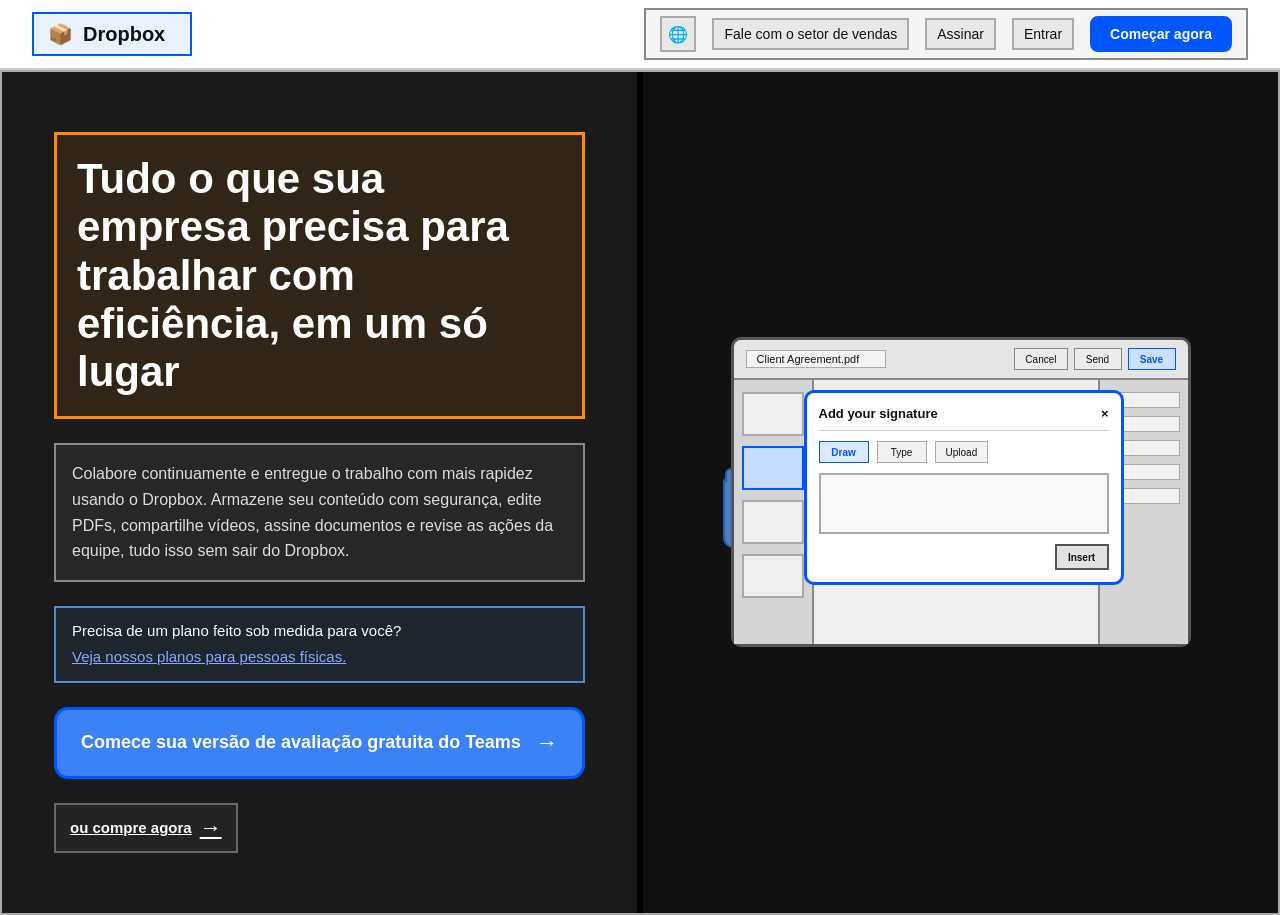
<file: Criação de layouts usando flexbox/layout dropbox/index.html>
<!DOCTYPE html>
<html lang="pt-BR">
<head>
  <meta charset="UTF-8" />
  <meta name="viewport" content="width=device-width, initial-scale=1.0" />
  <title>Dropbox Layout</title>
  <link rel="stylesheet" href="style.css" />
</head>
<body>

  <!-- HEADER -->
  <header class="cabecalho">

    <div class="logo-area">
      <div class="logo-icone">📦</div>
      <span class="logo-texto">Dropbox</span>
    </div>

    <nav class="menu-navegacao">
      <div class="icone-idioma">🌐</div>
      <span class="link-navegacao">Fale com o setor de vendas</span>
      <span class="link-navegacao">Assinar</span>
      <span class="link-navegacao">Entrar</span>
      <div class="botao-cabecalho">Começar agora</div>
    </nav>

  </header>

  <main class="principal">

    <section class="coluna-esquerda">

      <div class="slot-titulo">
        Tudo o que sua empresa precisa para trabalhar com eficiência, em um só lugar
      </div>

      <div class="slot-descricao">
        Colabore continuamente e entregue o trabalho com mais rapidez usando o Dropbox.
        Armazene seu conteúdo com segurança, edite PDFs, compartilhe vídeos, assine
        documentos e revise as ações da equipe, tudo isso sem sair do Dropbox.
      </div>

      <div class="slot-link-planos">
        Precisa de um plano feito sob medida para você?
        <span class="link-sublinhado">Veja nossos planos para pessoas físicas.</span>
      </div>

      <div class="slot-botao-principal">
        Comece sua versão de avaliação gratuita do Teams
        <span class="seta">→</span>
      </div>

      <div class="slot-link-secundario">
        ou compre agora <span class="seta">→</span>
      </div>

    </section>

    <section class="coluna-direita">

      <div class="slot-pasta"></div>

      <div class="slot-janela">

        <div class="janela-barra">
          <div class="janela-titulo">Client Agreement.pdf</div>
          <div class="janela-acoes">
            <div class="btn-barra">Cancel</div>
            <div class="btn-barra">Send</div>
            <div class="btn-barra btn-azul">Save</div>
          </div>
        </div>

        <div class="janela-corpo">

          <div class="janela-sidebar">
            <div class="sidebar-item"></div>
            <div class="sidebar-item sidebar-destaque"></div>
            <div class="sidebar-item"></div>
            <div class="sidebar-item"></div>
          </div>

          <div class="janela-conteudo"></div>

          <div class="janela-painel">
            <div class="painel-campo"></div>
            <div class="painel-campo"></div>
            <div class="painel-campo"></div>
            <div class="painel-campo"></div>
            <div class="painel-campo"></div>
          </div>
          
          <div class="slot-modal">
            <div class="modal-cabecalho">
              <span>Add your signature</span>
              <span>×</span>
            </div>
            <div class="modal-abas">
              <div class="aba aba-ativa">Draw</div>
              <div class="aba">Type</div>
              <div class="aba">Upload</div>
            </div>
            <div class="modal-area-assinatura"></div>
            <div class="modal-rodape">
              <div class="btn-inserir">Insert</div>
            </div>
          </div>

        </div>
      </div>

    </section>

  </main>

</body>
</html>
</file>
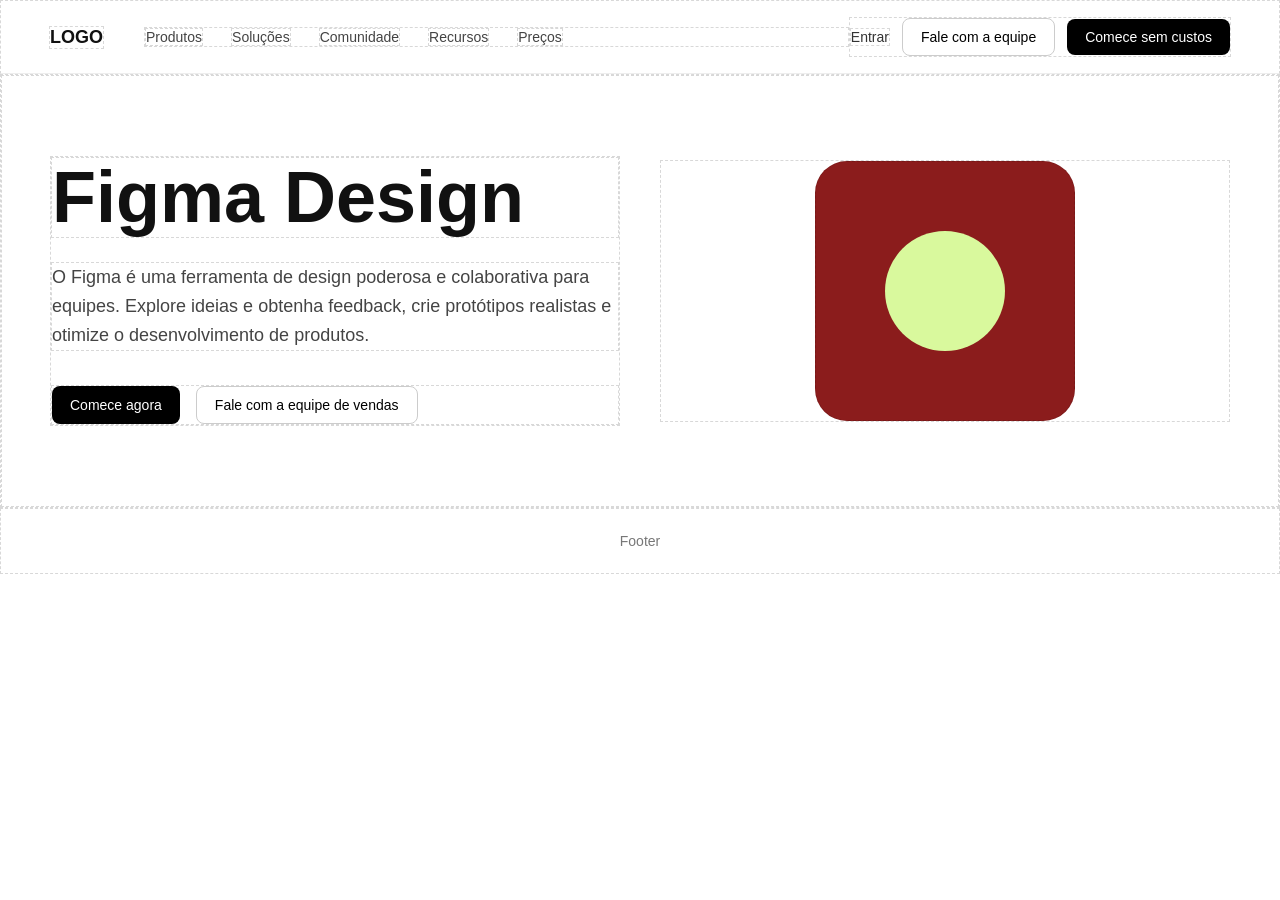
<file: Criação de layouts usando flexbox/layout figma/index.html>
<!DOCTYPE html>
<html lang="pt-br">
<head>
  <meta charset="UTF-8">
  <title>Figma Layout</title>
  <link rel="stylesheet" href="style.css">
</head>
<body class="debug">

  <header class="header">
    <div class="logo">LOGO</div>

    <nav class="nav">
      <a href="#">Produtos</a>
      <a href="#">Soluções</a>
      <a href="#">Comunidade</a>
      <a href="#">Recursos</a>
      <a href="#">Preços</a>
    </nav>

    <div class="actions">
      <a href="#" class="login">Entrar</a>
      <button class="btn-outline">Fale com a equipe</button>
      <button class="btn-primary">Comece sem custos</button>
    </div>
  </header>

  <main>
    <section class="hero">
      
      <div class="hero-text">
        <h1>Figma Design</h1>
        <p>
          O Figma é uma ferramenta de design poderosa e colaborativa
          para equipes. Explore ideias e obtenha feedback, crie protótipos
          realistas e otimize o desenvolvimento de produtos.
        </p>

        <div class="hero-buttons">
          <button class="btn-primary">Comece agora</button>
          <button class="btn-outline">Fale com a equipe de vendas</button>
        </div>
      </div>

      <div class="hero-image">
        <div class="mock-shape"></div>
      </div>

    </section>
  </main>

  <footer class="footer">
    Footer
  </footer>

</body>
</html>
</file>
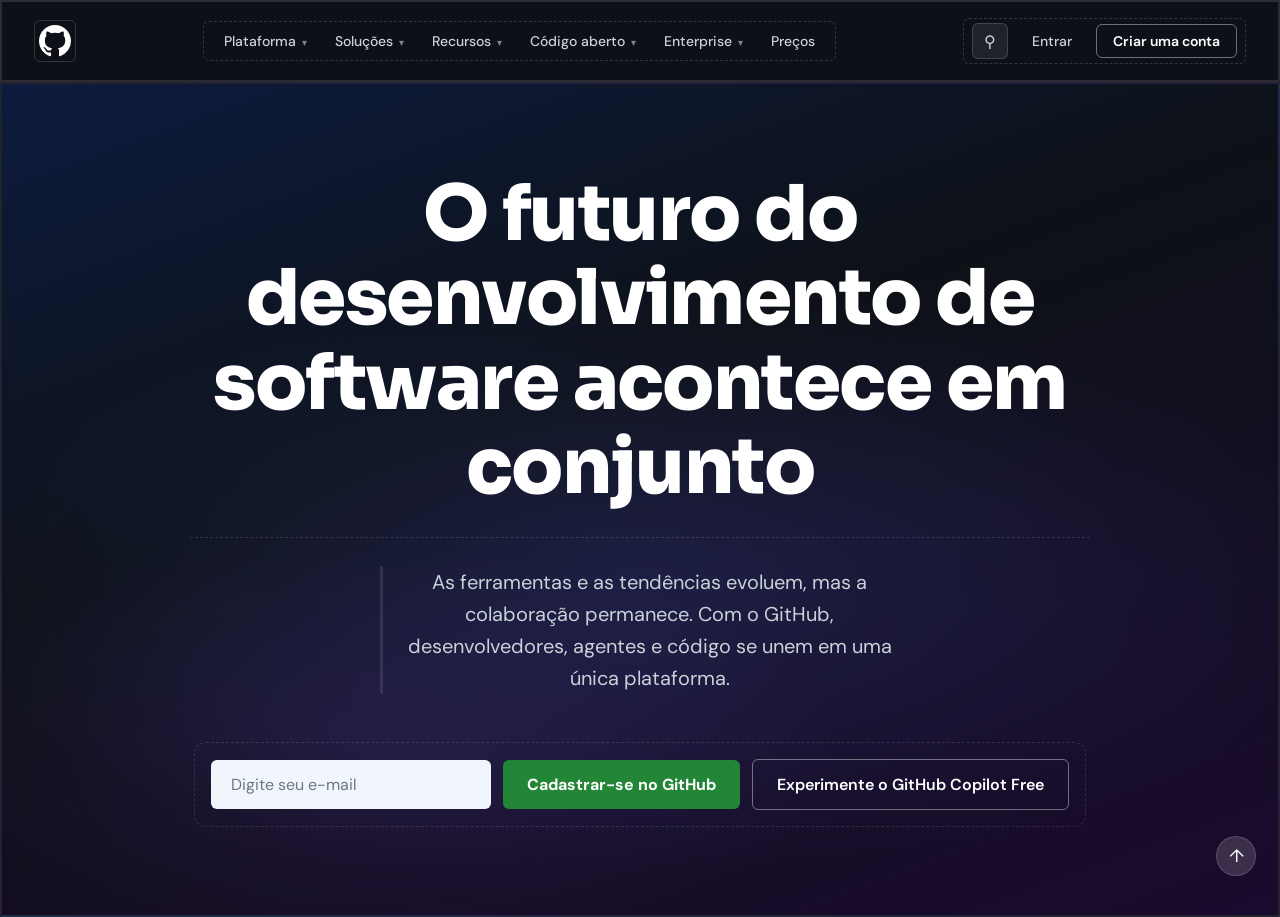
<file: Criação de layouts usando flexbox/layout github/index.html>
<!DOCTYPE html>
<html lang="pt-BR">
<head>
  <meta charset="UTF-8" />
  <meta name="viewport" content="width=device-width, initial-scale=1.0" />
  <title>GitHub - O futuro do desenvolvimento de software</title>
  <link href="https://fonts.googleapis.com/css2?family=Sora:wght@400;600;800&family=DM+Sans:wght@400;500;600;700&display=swap" rel="stylesheet" />
  <link rel="stylesheet" href="style.css" />
</head>
<body>

  <header>

    <div class="nav-logo">
      <svg viewBox="0 0 16 16" xmlns="http://www.w3.org/2000/svg">
        <path d="M8 0C3.58 0 0 3.58 0 8c0 3.54 2.29 6.53 5.47 7.59.4.07.55-.17.55-.38
          0-.19-.01-.82-.01-1.49-2.01.37-2.53-.49-2.69-.94-.09-.23-.48-.94-.82-1.13
          -.28-.15-.68-.52-.01-.53.63-.01 1.08.58 1.23.82.72 1.21 1.87.87 2.33.66
          .07-.52.28-.87.51-1.07-1.78-.2-3.64-.89-3.64-3.95 0-.87.31-1.59.82-2.15
          -.08-.2-.36-1.02.08-2.12 0 0 .67-.21 2.2.82.64-.18 1.32-.27 2-.27
          .68 0 1.36.09 2 .27 1.53-1.04 2.2-.82 2.2-.82.44 1.1.16 1.92.08 2.12
          .51.56.82 1.27.82 2.15 0 3.07-1.87 3.75-3.65 3.95.29.25.54.73.54 1.48
          0 1.07-.01 1.93-.01 2.2 0 .21.15.46.55.38A8.013 8.013 0 0016 8c0-4.42-3.58-8-8-8z"/>
      </svg>
    </div>

    <nav>
      <a href="#">Plataforma <span class="nav-chevron">▾</span></a>
      <a href="#">Soluções <span class="nav-chevron">▾</span></a>
      <a href="#">Recursos <span class="nav-chevron">▾</span></a>
      <a href="#">Código aberto <span class="nav-chevron">▾</span></a>
      <a href="#">Enterprise <span class="nav-chevron">▾</span></a>
      <a href="#">Preços</a>
    </nav>

    <div class="header-acoes">
      <button class="btn-busca">&#9906;</button>
      <a href="#" class="btn-entrar">Entrar</a>
      <a href="#" class="btn-criar-conta">Criar uma conta</a>
    </div>

  </header>

  <main>

    <h1 class="hero-titulo">
      O futuro do desenvolvimento de software acontece em conjunto
    </h1>

    <p class="hero-descricao">
      As ferramentas e as tendências evoluem, mas a colaboração permanece.
      Com o GitHub, desenvolvedores, agentes e código se unem em uma única plataforma.
    </p>

    <!-- Slot: Ações do hero -->
    <div class="hero-acoes">
      <input class="hero-input" type="email" placeholder="Digite seu e-mail" />
      <button class="btn-cadastrar">Cadastrar-se no GitHub</button>
      <button class="btn-copilot">Experimente o GitHub Copilot Free</button>
    </div>

  </main>

  <a href="#" class="btn-topo">↑</a>

</body>
</html>
</file>
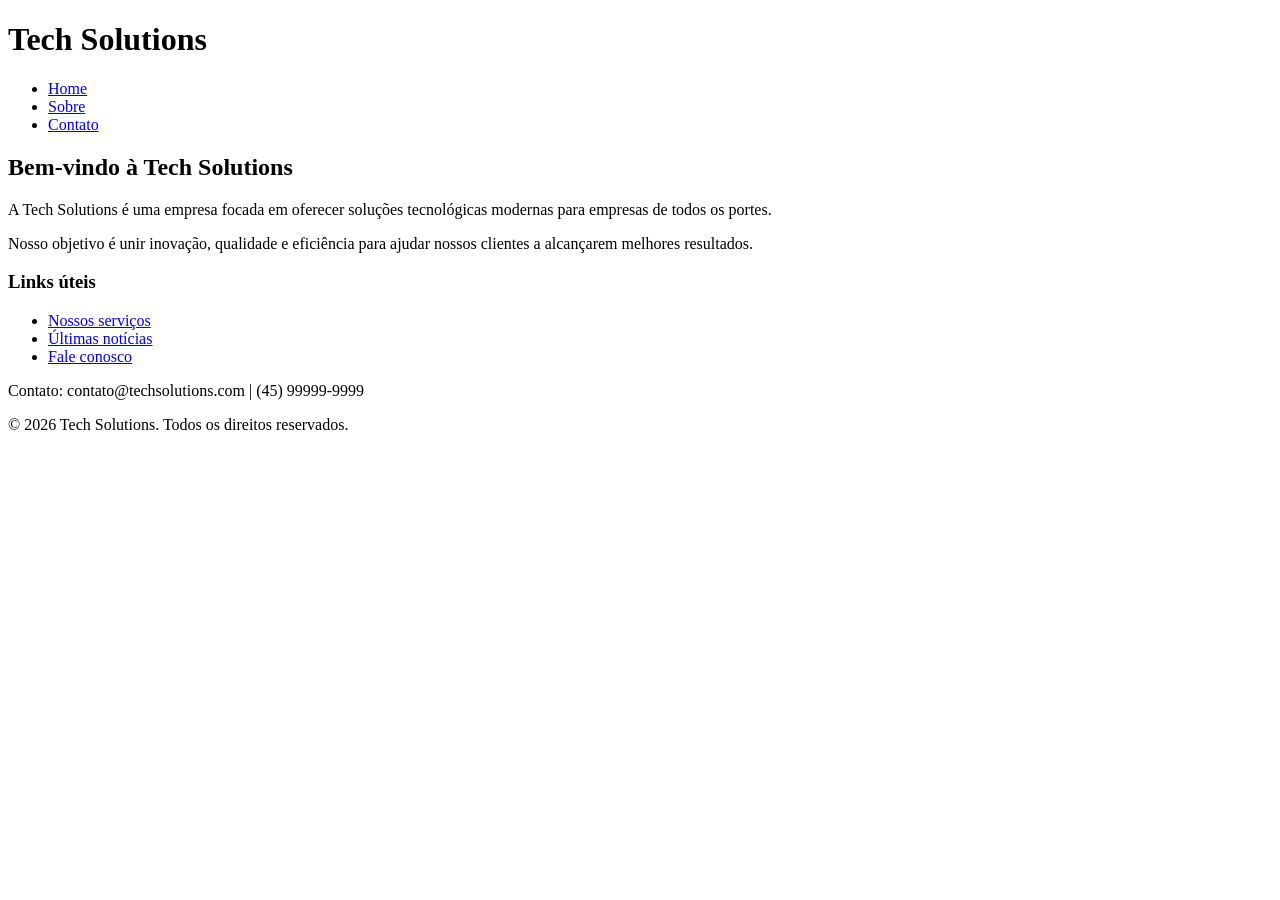
<file: Estrutura HTML Semântico/ex01/index.html>
<!DOCTYPE html>
<html lang="pt-BR">
<head>
  <meta charset="UTF-8">
  <meta name="viewport" content="width=device-width, initial-scale=1.0">
  <title>Site Institucional</title>
</head>
<body>

  <header>
    <h1>Tech Solutions</h1>

    <nav>
      <ul>
        <li><a href="#">Home</a></li>
        <li><a href="#">Sobre</a></li>
        <li><a href="#">Contato</a></li>
      </ul>
    </nav>
  </header>

  <main>
    <section>
      <h2>Bem-vindo à Tech Solutions</h2>
      <p>A Tech Solutions é uma empresa focada em oferecer soluções tecnológicas modernas para empresas de todos os portes.</p>
      <p>Nosso objetivo é unir inovação, qualidade e eficiência para ajudar nossos clientes a alcançarem melhores resultados.</p>
    </section>

    <aside>
      <h3>Links úteis</h3>
      <ul>
        <li><a href="#">Nossos serviços</a></li>
        <li><a href="#">Últimas notícias</a></li>
        <li><a href="#">Fale conosco</a></li>
      </ul>
    </aside>
  </main>

  <footer>
    <p>Contato: contato@techsolutions.com | (45) 99999-9999</p>
    <p>&copy; 2026 Tech Solutions. Todos os direitos reservados.</p>
  </footer>

</body>
</html>
</file>
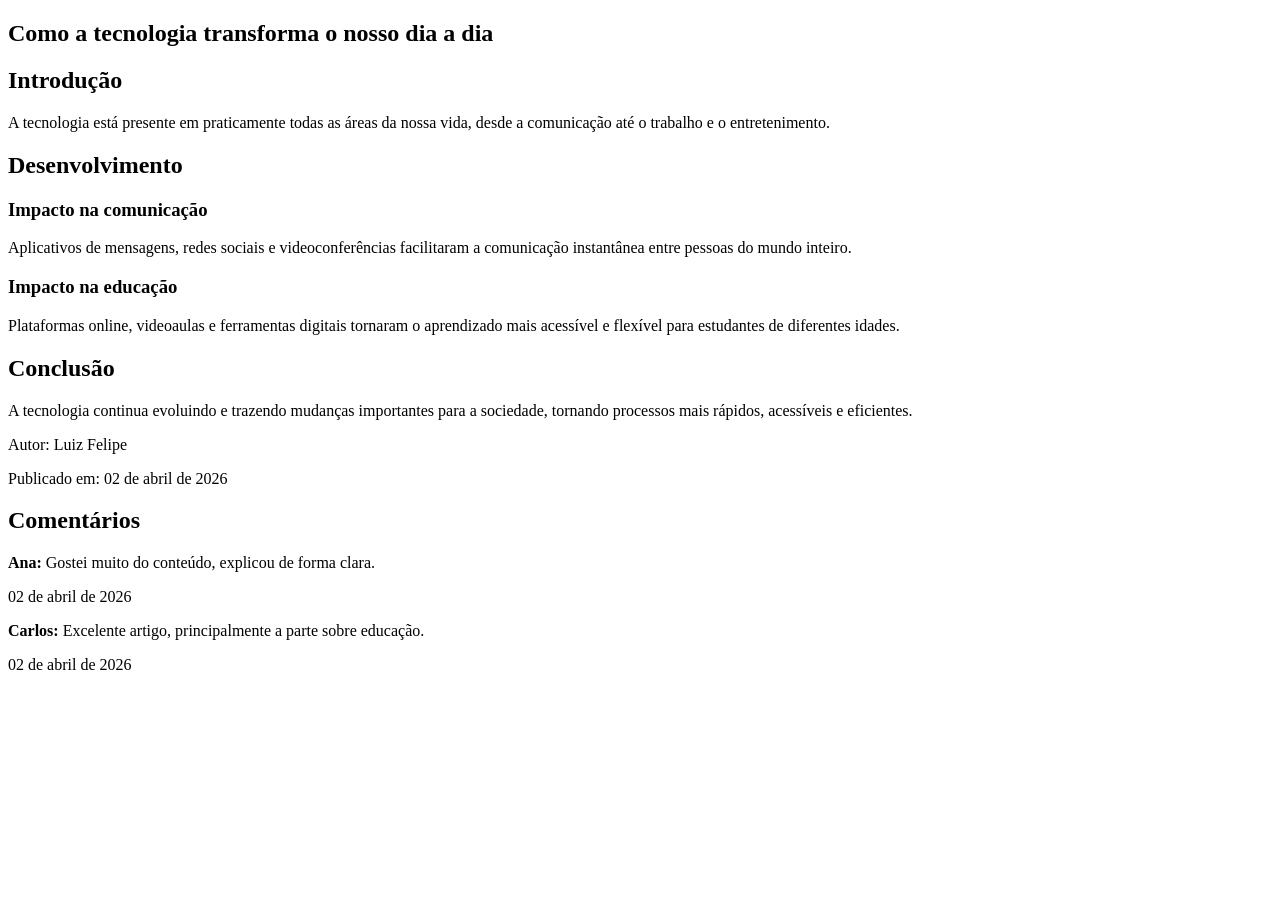
<file: Estrutura HTML Semântico/ex02/index.html>
<!DOCTYPE html>
<html lang="pt-BR">
<head>
  <meta charset="UTF-8">
  <meta name="viewport" content="width=device-width, initial-scale=1.0">
  <title>Artigo de Blog</title>
</head>
<body>

  <main>
    <article>
      <header>
        <h1>Como a tecnologia transforma o nosso dia a dia</h1>
      </header>

      <section>
        <h2>Introdução</h2>
        <p>A tecnologia está presente em praticamente todas as áreas da nossa vida, desde a comunicação até o trabalho e o entretenimento.</p>
      </section>

      <section>
        <h2>Desenvolvimento</h2>

        <section>
          <h3>Impacto na comunicação</h3>
          <p>Aplicativos de mensagens, redes sociais e videoconferências facilitaram a comunicação instantânea entre pessoas do mundo inteiro.</p>
        </section>

        <section>
          <h3>Impacto na educação</h3>
          <p>Plataformas online, videoaulas e ferramentas digitais tornaram o aprendizado mais acessível e flexível para estudantes de diferentes idades.</p>
        </section>
      </section>

      <section>
        <h2>Conclusão</h2>
        <p>A tecnologia continua evoluindo e trazendo mudanças importantes para a sociedade, tornando processos mais rápidos, acessíveis e eficientes.</p>
      </section>

      <footer>
        <p>Autor: Luiz Felipe</p>
        <p>Publicado em: <time datetime="2026-04-02">02 de abril de 2026</time></p>
      </footer>
    </article>

    <section>
      <h2>Comentários</h2>

      <article>
        <p><strong>Ana:</strong> Gostei muito do conteúdo, explicou de forma clara.</p>
        <p><time datetime="2026-04-02">02 de abril de 2026</time></p>
      </article>

      <article>
        <p><strong>Carlos:</strong> Excelente artigo, principalmente a parte sobre educação.</p>
        <p><time datetime="2026-04-02">02 de abril de 2026</time></p>
      </article>
    </section>
  </main>

</body>
</html>
</file>
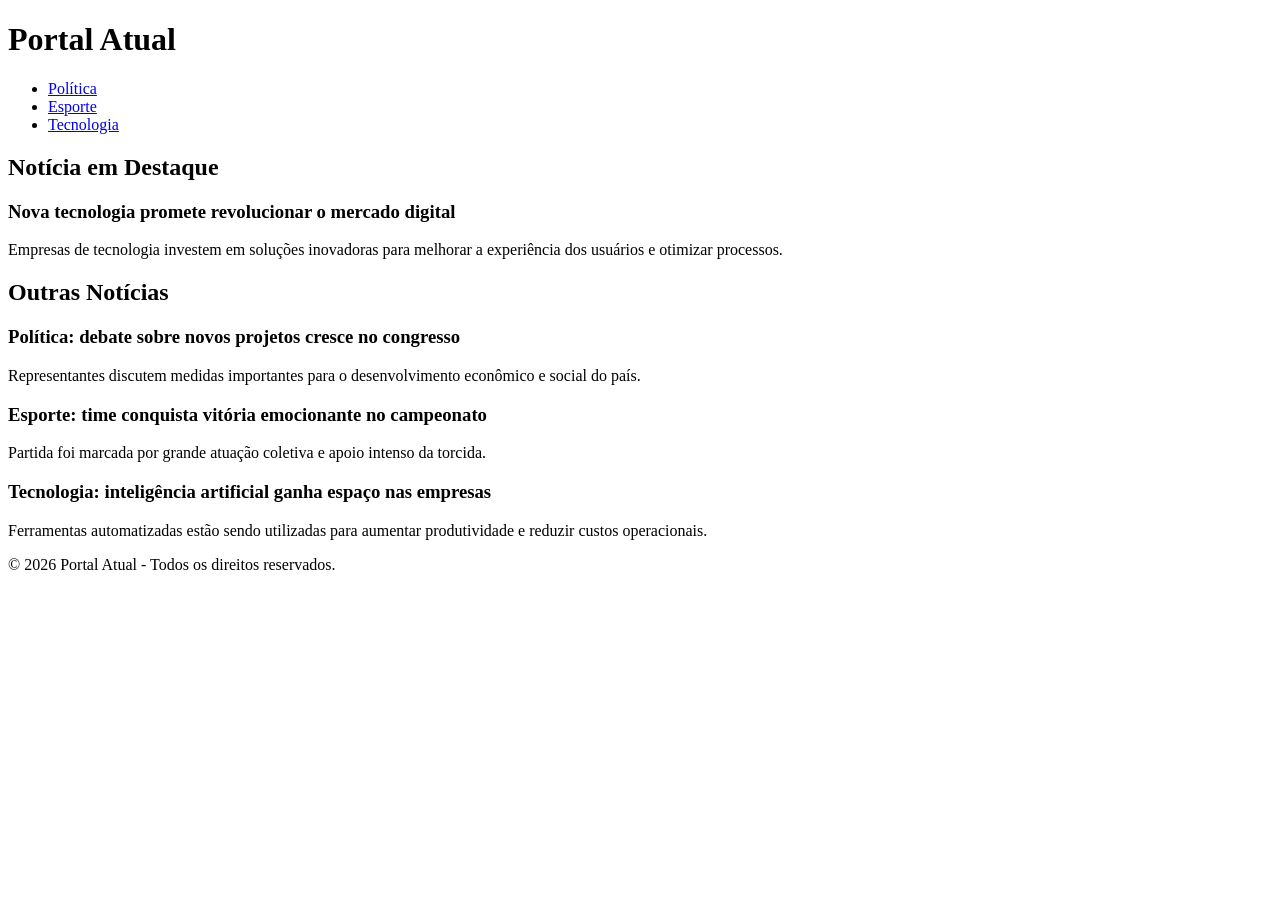
<file: Estrutura HTML Semântico/ex03/index.html>
<!DOCTYPE html>
<html lang="pt-BR">
<head>
  <meta charset="UTF-8">
  <meta name="viewport" content="width=device-width, initial-scale=1.0">
  <title>Portal de Notícias</title>
</head>
<body>

  <header>
    <h1>Portal Atual</h1>

    <nav>
      <ul>
        <li><a href="#">Política</a></li>
        <li><a href="#">Esporte</a></li>
        <li><a href="#">Tecnologia</a></li>
      </ul>
    </nav>
  </header>

  <main>
    <section>
      <h2>Notícia em Destaque</h2>
      <article>
        <h3>Nova tecnologia promete revolucionar o mercado digital</h3>
        <p>Empresas de tecnologia investem em soluções inovadoras para melhorar a experiência dos usuários e otimizar processos.</p>
      </article>
    </section>

    <section>
      <h2>Outras Notícias</h2>

      <article>
        <h3>Política: debate sobre novos projetos cresce no congresso</h3>
        <p>Representantes discutem medidas importantes para o desenvolvimento econômico e social do país.</p>
      </article>

      <article>
        <h3>Esporte: time conquista vitória emocionante no campeonato</h3>
        <p>Partida foi marcada por grande atuação coletiva e apoio intenso da torcida.</p>
      </article>

      <article>
        <h3>Tecnologia: inteligência artificial ganha espaço nas empresas</h3>
        <p>Ferramentas automatizadas estão sendo utilizadas para aumentar produtividade e reduzir custos operacionais.</p>
      </article>
    </section>
  </main>

  <footer>
    <p>&copy; 2026 Portal Atual - Todos os direitos reservados.</p>
  </footer>

</body>
</html>
</file>
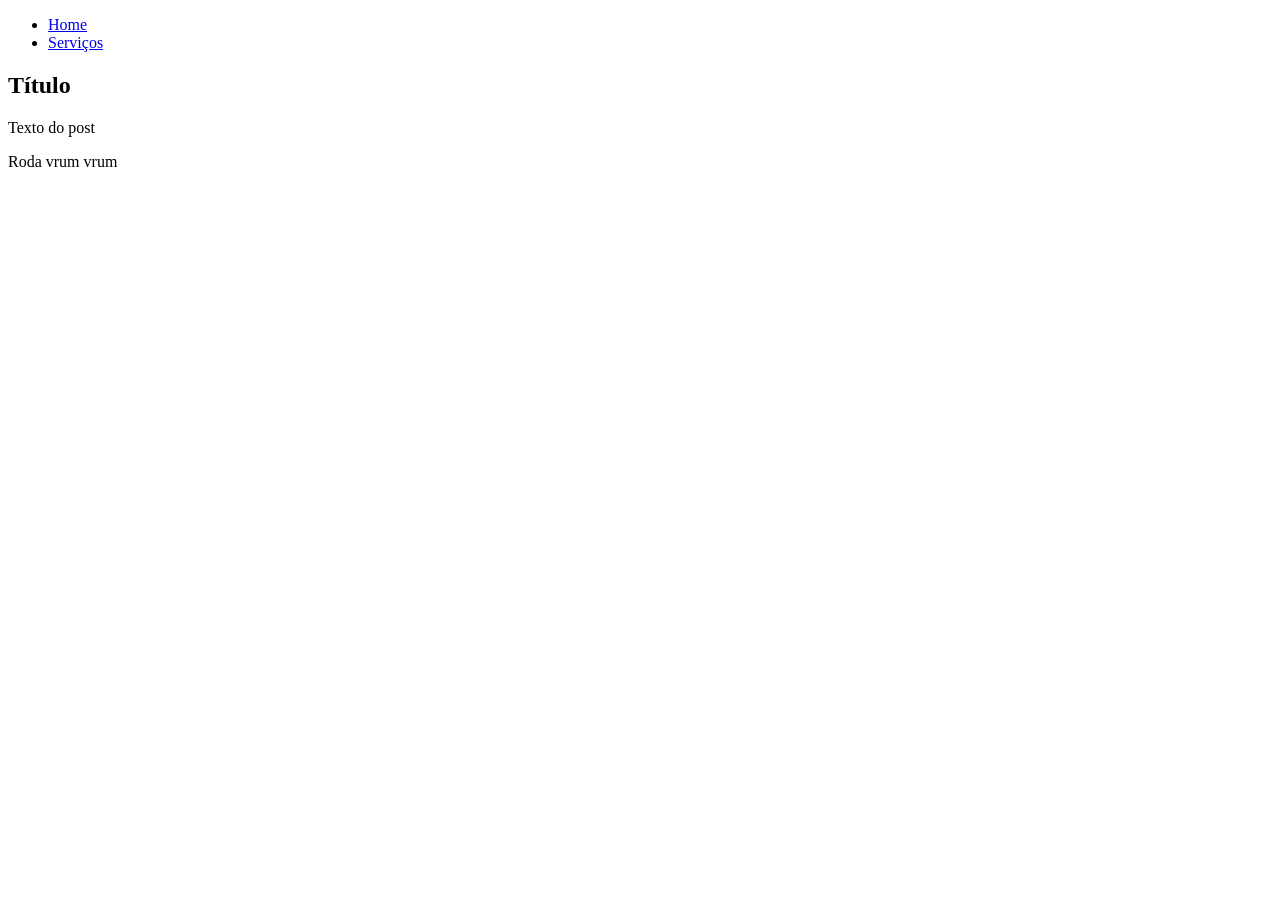
<file: Estrutura HTML Semântico/ex04/index.html>
<!DOCTYPE html>
<html lang="pt-BR">
<head>
  <meta charset="UTF-8">
  <meta name="viewport" content="width=device-width, initial-scale=1.0">
  <title>HTML Semântico</title>
</head>
<body>

  <header>
    <nav>
      <ul>
        <li><a href="#">Home</a></li>
        <li><a href="#">Serviços</a></li>
      </ul>
    </nav>
  </header>

  <main>
    <article>
      <header>
        <h1>Título</h1>
      </header>

      <section>
        <p>Texto do post</p>
      </section>
    </article>
  </main>

  <footer>
    <p>Roda vrum vrum</p>
  </footer>

</body>
</html>
</file>
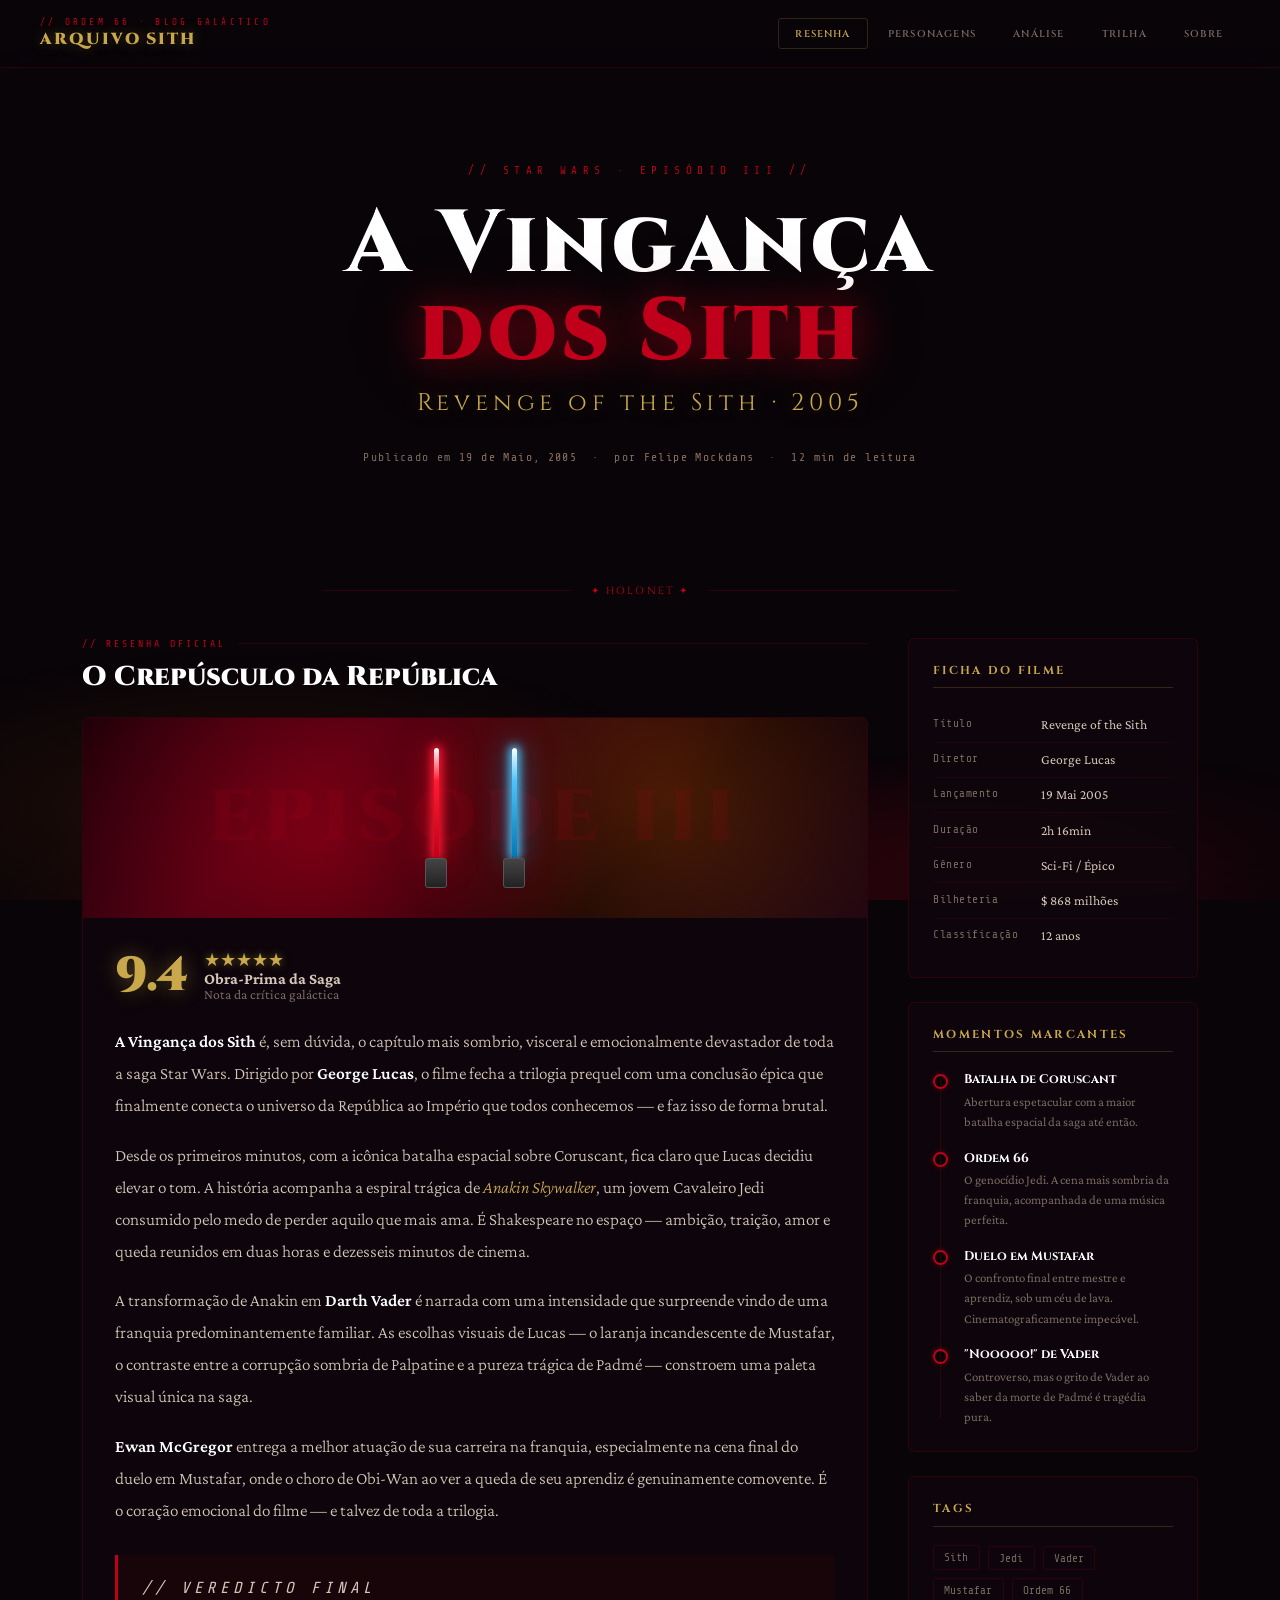
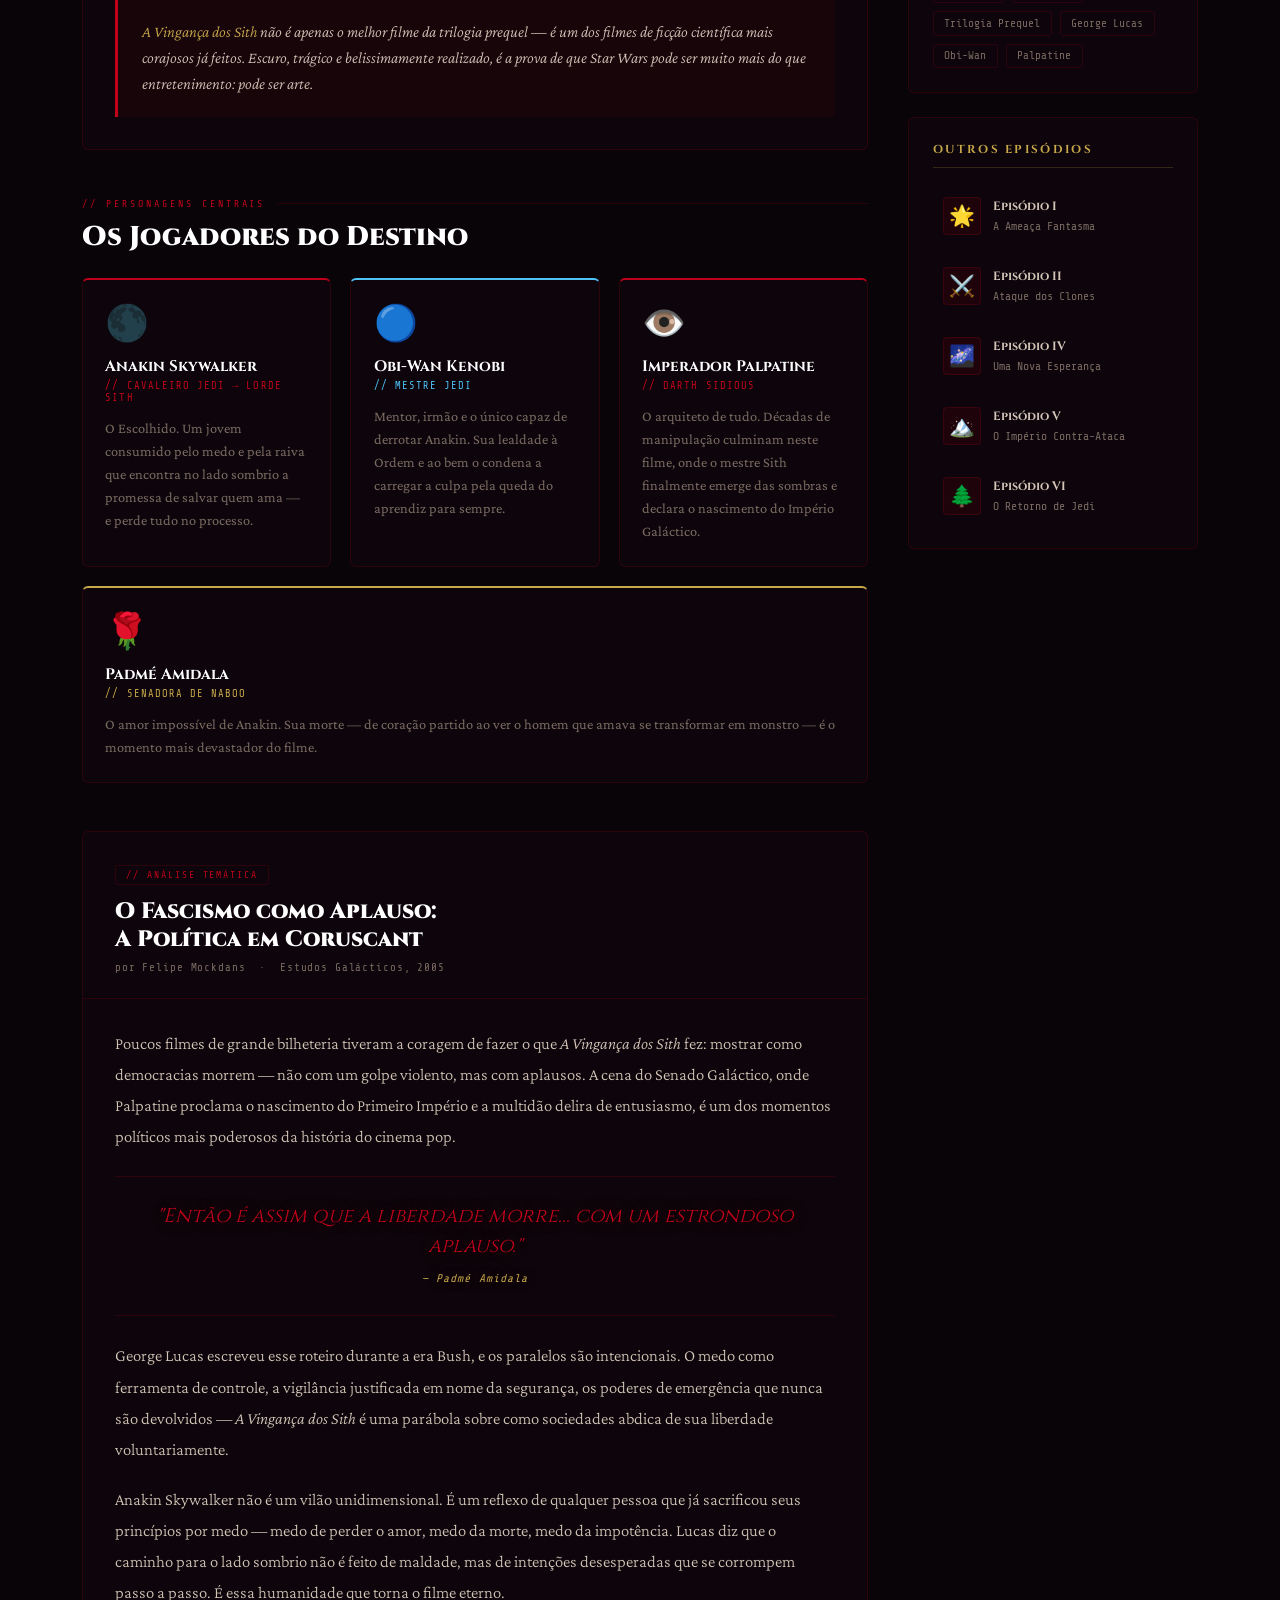
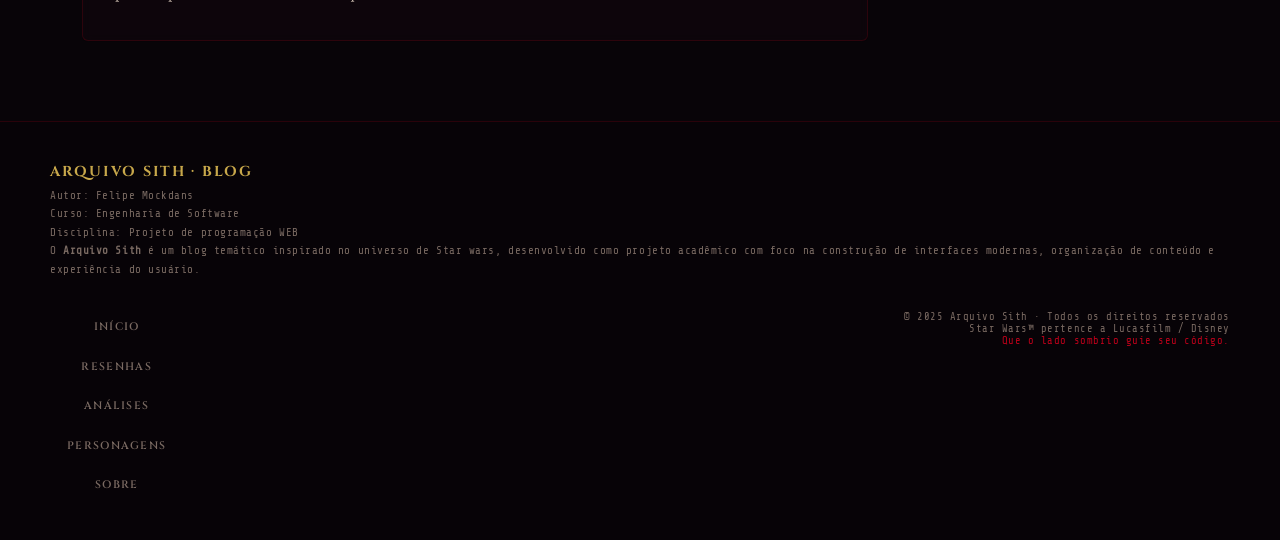
<file: Trabalho avaliativo do trimestre/Blog revenge of the sith/index.html>
<!DOCTYPE html>
<html lang="pt-BR">
<head>
  <meta charset="UTF-8"/>
  <meta name="viewport" content="width=device-width, initial-scale=1.0"/>
  <title>Ordem 66 · Blog — A Vingança dos Sith</title>
  <link href="https://fonts.googleapis.com/css2?family=Cinzel:wght@400;600;900&family=Crimson+Pro:ital,wght@0,300;0,400;1,300;1,400&family=Share+Tech+Mono&display=swap" rel="stylesheet"/>
  <link rel="stylesheet" href="style.css"/>
</head>
<body>

  <header>
    <div class="header-brand">
      <span class="brand-eyebrow">// Ordem 66 · Blog Galáctico</span>
      <span class="brand-title">ARQUIVO SITH</span>
    </div>
    <nav>
      <a href="#resenha" class="active">Resenha</a>
      <a href="#personagens">Personagens</a>
      <a href="#analise">Análise</a>
      <a href="#trilha">Trilha</a>
      <a href="#about">Sobre</a>
    </nav>
  </header>

  <div class="hero">
    <p class="hero-episode">// Star Wars · Episódio III //</p>
    <h1 class="hero-title">
      A Vingança
      <span class="sith">dos Sith</span>
    </h1>
    <p class="hero-subtitle">Revenge of the Sith · 2005</p>
    <p class="hero-meta">
      Publicado em <span>19 de Maio, 2005</span> &nbsp;·&nbsp;
      por <span>Felipe Mockdans</span> &nbsp;·&nbsp;
      <span>12 min de leitura</span>
    </p>
  </div>

  <div class="sep">
    <div class="sep-line"></div>
    <span class="sep-mark">✦ HOLONET ✦</span>
    <div class="sep-line"></div>
  </div>

  <div class="page-body">

    <main>

      <section id="resenha">
        <p class="section-eyebrow">// Resenha Oficial</p>
        <h2>O Crepúsculo da República</h2>

        <div class="review-card">
          <div class="review-banner">
            <div class="lightsaber-cross">
              <div class="saber-pair">
                <div class="saber-wrap">
                  <div class="saber"></div>
                  <div class="saber-handle"></div>
                </div>
                <div class="saber-wrap">
                  <div class="saber saber-blue"></div>
                  <div class="saber-handle"></div>
                </div>
              </div>
            </div>
          </div>

          <div class="review-body">
            <div class="score-row">
              <span class="score-big">9.4</span>
              <div>
                <div class="stars">★★★★★</div>
                <p class="score-label"><strong>Obra-Prima da Saga</strong>Nota da crítica galáctica</p>
              </div>
            </div>

            <div class="review-text">
              <p>
                <strong>A Vingança dos Sith</strong> é, sem dúvida, o capítulo mais sombrio, visceral e emocionalmente devastador de toda a saga Star Wars. Dirigido por <strong>George Lucas</strong>, o filme fecha a trilogia prequel com uma conclusão épica que finalmente conecta o universo da República ao Império que todos conhecemos — e faz isso de forma brutal.
              </p>
              <p>
                Desde os primeiros minutos, com a icônica batalha espacial sobre Coruscant, fica claro que Lucas decidiu elevar o tom. A história acompanha a espiral trágica de <em>Anakin Skywalker</em>, um jovem Cavaleiro Jedi consumido pelo medo de perder aquilo que mais ama. É Shakespeare no espaço — ambição, traição, amor e queda reunidos em duas horas e dezesseis minutos de cinema.
              </p>
              <p>
                A transformação de Anakin em <strong>Darth Vader</strong> é narrada com uma intensidade que surpreende vindo de uma franquia predominantemente familiar. As escolhas visuais de Lucas — o laranja incandescente de Mustafar, o contraste entre a corrupção sombria de Palpatine e a pureza trágica de Padmé — constroem uma paleta visual única na saga.
              </p>
              <p>
                <strong>Ewan McGregor</strong> entrega a melhor atuação de sua carreira na franquia, especialmente na cena final do duelo em Mustafar, onde o choro de Obi-Wan ao ver a queda de seu aprendiz é genuinamente comovente. É o coração emocional do filme — e talvez de toda a trilogia.
              </p>

              <div class="verdict-box">
                <p class="verdict-label">// VEREDICTO FINAL</p>
                <p>
                  <em>A Vingança dos Sith</em> não é apenas o melhor filme da trilogia prequel — é um dos filmes de ficção científica mais corajosos já feitos. Escuro, trágico e belissimamente realizado, é a prova de que Star Wars pode ser muito mais do que entretenimento: pode ser arte.
                </p>
              </div>
            </div>
          </div>
        </div>
      </section>

      <section id="personagens">
        <p class="section-eyebrow">// Personagens Centrais</p>
        <h2>Os Jogadores do Destino</h2>

        <div class="char-grid">
          <div class="char-card sith">
            <span class="char-avatar">🌑</span>
            <p class="char-name">Anakin Skywalker</p>
            <p class="char-role sith-role">// CAVALEIRO JEDI → LORDE SITH</p>
            <p class="char-desc">O Escolhido. Um jovem consumido pelo medo e pela raiva que encontra no lado sombrio a promessa de salvar quem ama — e perde tudo no processo.</p>
          </div>
          <div class="char-card jedi">
            <span class="char-avatar">🔵</span>
            <p class="char-name">Obi-Wan Kenobi</p>
            <p class="char-role jedi-role">// MESTRE JEDI</p>
            <p class="char-desc">Mentor, irmão e o único capaz de derrotar Anakin. Sua lealdade à Ordem e ao bem o condena a carregar a culpa pela queda do aprendiz para sempre.</p>
          </div>
          <div class="char-card sith">
            <span class="char-avatar">👁️</span>
            <p class="char-name">Imperador Palpatine</p>
            <p class="char-role sith-role">// DARTH SIDIOUS</p>
            <p class="char-desc">O arquiteto de tudo. Décadas de manipulação culminam neste filme, onde o mestre Sith finalmente emerge das sombras e declara o nascimento do Império Galáctico.</p>
          </div>
          <div class="char-card neutral">
            <span class="char-avatar">🌹</span>
            <p class="char-name">Padmé Amidala</p>
            <p class="char-role" style="color:var(--gold)">// SENADORA DE NABOO</p>
            <p class="char-desc">O amor impossível de Anakin. Sua morte — de coração partido ao ver o homem que amava se transformar em monstro — é o momento mais devastador do filme.</p>
          </div>
        </div>
      </section>

      <article id="analise">
        <div class="article-header">
          <span class="article-tag">// ANÁLISE TEMÁTICA</span>
          <h3>O Fascismo como Aplauso:<br/>A Política em Coruscant</h3>
          <p class="article-byline">por Felipe Mockdans &nbsp;·&nbsp; Estudos Galácticos, 2005</p>
        </div>

        <div class="article-body">
          <p>
            Poucos filmes de grande bilheteria tiveram a coragem de fazer o que <em>A Vingança dos Sith</em> fez: mostrar como democracias morrem — não com um golpe violento, mas com aplausos. A cena do Senado Galáctico, onde Palpatine proclama o nascimento do Primeiro Império e a multidão delira de entusiasmo, é um dos momentos políticos mais poderosos da história do cinema pop.
          </p>

          <div class="quote-pull">
            "Então é assim que a liberdade morre... com um estrondoso aplauso."<br/>
            <small style="font-family:'Share Tech Mono',monospace; font-size:.7rem; letter-spacing:.1em; color:var(--gold)">— Padmé Amidala</small>
          </div>

          <p>
            George Lucas escreveu esse roteiro durante a era Bush, e os paralelos são intencionais. O medo como ferramenta de controle, a vigilância justificada em nome da segurança, os poderes de emergência que nunca são devolvidos — <em>A Vingança dos Sith</em> é uma parábola sobre como sociedades abdica de sua liberdade voluntariamente.
          </p>
          <p>
            Anakin Skywalker não é um vilão unidimensional. É um reflexo de qualquer pessoa que já sacrificou seus princípios por medo — medo de perder o amor, medo da morte, medo da impotência. Lucas diz que o caminho para o lado sombrio não é feito de maldade, mas de intenções desesperadas que se corrompem passo a passo. É essa humanidade que torna o filme eterno.
          </p>
        </div>
      </article>

    </main>

    <aside>

      <div class="aside-widget">
        <p class="widget-title">Ficha do Filme</p>
        <table class="info-table">
          <tr><td>Título</td><td>Revenge of the Sith</td></tr>
          <tr><td>Diretor</td><td>George Lucas</td></tr>
          <tr><td>Lançamento</td><td>19 Mai 2005</td></tr>
          <tr><td>Duração</td><td>2h 16min</td></tr>
          <tr><td>Gênero</td><td>Sci-Fi / Épico</td></tr>
          <tr><td>Bilheteria</td><td>$ 868 milhões</td></tr>
          <tr><td>Classificação</td><td>12 anos</td></tr>
        </table>
      </div>

      <div class="aside-widget">
        <p class="widget-title">Momentos Marcantes</p>
        <div class="timeline">
          <div class="tl-item">
            <div class="tl-dot"></div>
            <div class="tl-content">
              <strong>Batalha de Coruscant</strong>
              <span>Abertura espetacular com a maior batalha espacial da saga até então.</span>
            </div>
          </div>
          <div class="tl-item">
            <div class="tl-dot"></div>
            <div class="tl-content">
              <strong>Ordem 66</strong>
              <span>O genocídio Jedi. A cena mais sombria da franquia, acompanhada de uma música perfeita.</span>
            </div>
          </div>
          <div class="tl-item">
            <div class="tl-dot"></div>
            <div class="tl-content">
              <strong>Duelo em Mustafar</strong>
              <span>O confronto final entre mestre e aprendiz, sob um céu de lava. Cinematograficamente impecável.</span>
            </div>
          </div>
          <div class="tl-item">
            <div class="tl-dot"></div>
            <div class="tl-content">
              <strong>"Nooooo!" de Vader</strong>
              <span>Controverso, mas o grito de Vader ao saber da morte de Padmé é tragédia pura.</span>
            </div>
          </div>
        </div>
      </div>

      <div class="aside-widget">
        <p class="widget-title">Tags</p>
        <div class="tag-cloud">
          <span class="tag">Sith</span>
          <span class="tag">Jedi</span>
          <span class="tag">Vader</span>
          <span class="tag">Mustafar</span>
          <span class="tag">Ordem 66</span>
          <span class="tag">Trilogia Prequel</span>
          <span class="tag">George Lucas</span>
          <span class="tag">Obi-Wan</span>
          <span class="tag">Palpatine</span>
        </div>
      </div>

      <div class="aside-widget" id="trilha">
        <p class="widget-title">Outros Episódios</p>
        <div class="related-list">
          <a class="related-item" href="#">
            <div class="related-thumb">🌟</div>
            <div class="related-info">
              <strong>Episódio I</strong>
              <span>A Ameaça Fantasma</span>
            </div>
          </a>
          <a class="related-item" href="#">
            <div class="related-thumb">⚔️</div>
            <div class="related-info">
              <strong>Episódio II</strong>
              <span>Ataque dos Clones</span>
            </div>
          </a>
          <a class="related-item" href="#">
            <div class="related-thumb">🌌</div>
            <div class="related-info">
              <strong>Episódio IV</strong>
              <span>Uma Nova Esperança</span>
            </div>
          </a>
          <a class="related-item" href="#">
            <div class="related-thumb">🏔️</div>
            <div class="related-info">
              <strong>Episódio V</strong>
              <span>O Império Contra-Ataca</span>
            </div>
          </a>
          <a class="related-item" href="#">
            <div class="related-thumb">🌲</div>
            <div class="related-info">
              <strong>Episódio VI</strong>
              <span>O Retorno de Jedi</span>
            </div>
          </a>
        </div>
      </div>

    </aside>
  </div>

  <footer>
    <div class="footer-inner" id="about">
      <div class="footer-brand">
        ARQUIVO SITH · BLOG
        <p>
          Autor: Felipe Mockdans<br/>
          Curso: Engenharia de Software<br/>
          Disciplina: Projeto de programação WEB<br/>
          O <strong>Arquivo Sith</strong> é um blog temático inspirado no universo de Star wars, desenvolvido como projeto acadêmico com foco na construção de interfaces modernas, organização de conteúdo e experiência do usuário.
        </p>
      </div>
      <nav class="footer-nav">
        <a href="#">Início</a>
        <a href="#">Resenhas</a>
        <a href="#">Análises</a>
        <a href="#">Personagens</a>
        <a href="#">Sobre</a>
      </nav>
      <div class="footer-copy">
        © 2025 Arquivo Sith · Todos os direitos reservados<br/>
        Star Wars™ pertence a Lucasfilm / Disney<br/>
        <span style="color:var(--sith-red)">Que o lado sombrio guie seu código.</span>
      </div>
    </div>
  </footer>

</body>
</html>
</file>
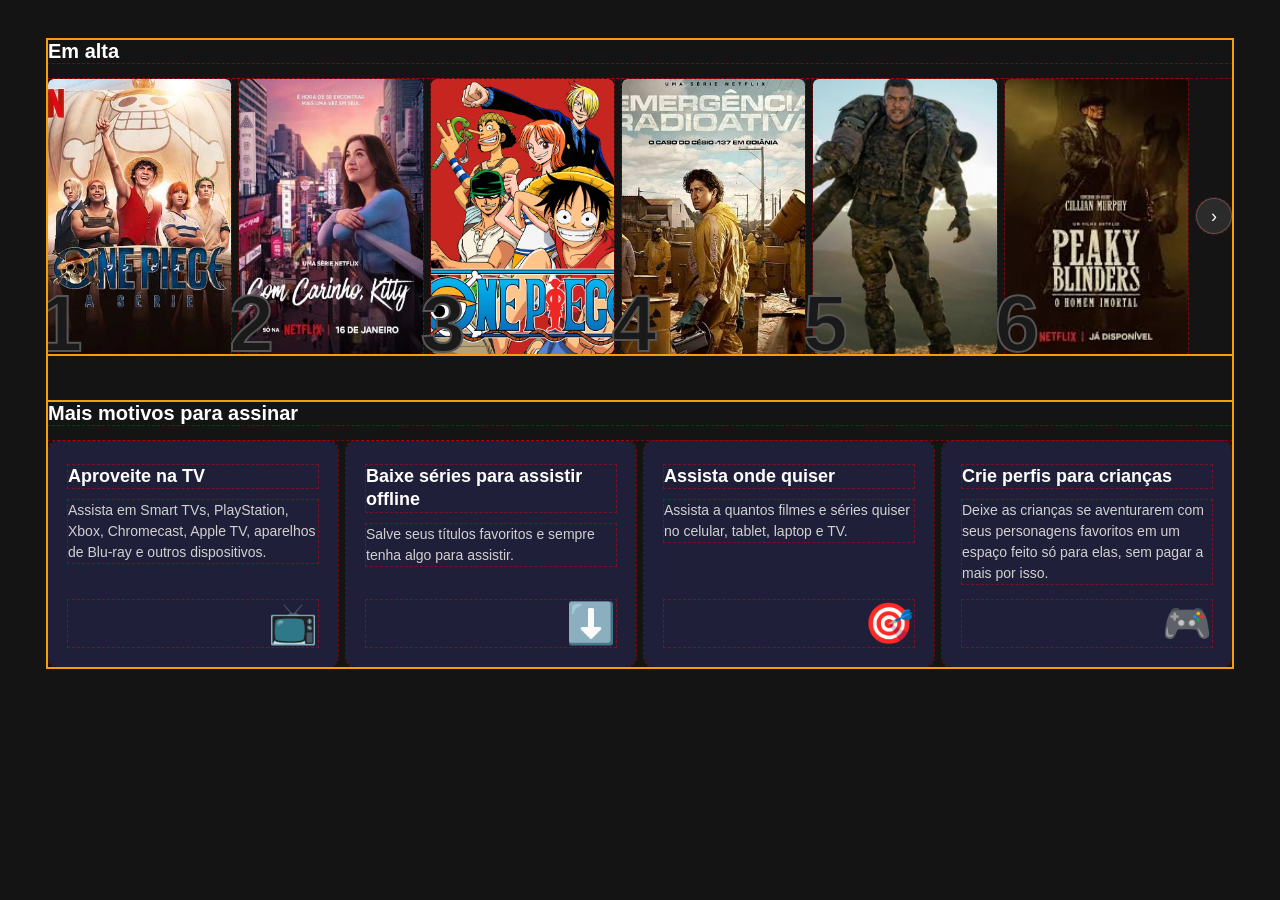
<file: Criação de layouts usando flexbox/layout netflix/src/index.html>
<!DOCTYPE html>
<html lang="pt-BR">
<head>
  <meta charset="UTF-8" />
  <meta name="viewport" content="width=device-width, initial-scale=1.0" />
  <title>Netflix Layout</title>
  <link rel="stylesheet" href="../css/global.css" />
  <link rel="stylesheet" href="../css/section.css" />
</head>
<body>

  <main class="slot">

  <section class="secao-em-alta slot">

    <h2 class="secao-titulo slot">Em alta</h2>

    <div class="carrossel-wrapper slot">

      <div class="carrossel slot">

        <div class="card-serie slot">
          <span class="numero">1</span>
          <img src="../img/one-piece.png" alt="One Piece: A Série" />
        </div>

        <div class="card-serie slot">
          <span class="numero">2</span>
          <img src="../img/com-carinho-kitty.png" alt="Com Carinho, Kitty" />
        </div>

        <div class="card-serie slot">
          <span class="numero">3</span>
          <img src="../img/one-piece-anime.png" alt="One Piece" />
        </div>

        <div class="card-serie slot">
          <span class="numero">4</span>
          <img src="../img/emergencia-radioativa.png" alt="Emergência Radioativa" />
        </div>

        <div class="card-serie slot">
          <span class="numero">5</span>
          <img src="../img/maquina-de-guerra.png" alt="Máquina de Guerra" />
        </div>

        <div class="card-serie slot">
          <span class="numero">6</span>
          <img src="../img/peaky-blinders.png" alt="Peaky Blinders: O Homem Imortal" />
        </div>

      </div>

      <button class="btn-seta slot">&#8250;</button>

    </div>

  </section>

  <section class="secao-motivos slot">

    <h2 class="secao-titulo slot">Mais motivos para assinar</h2>

    <div class="grid-motivos slot">

      <div class="card-motivo slot">
        <div>
          <h3 class="slot">Aproveite na TV</h3>
          <p class="slot">Assista em Smart TVs, PlayStation, Xbox, Chromecast, Apple TV, aparelhos de Blu-ray e outros dispositivos.</p>
        </div>
        <div class="icone slot">📺</div>
      </div>

      <div class="card-motivo slot">
        <div>
          <h3 class="slot">Baixe séries para assistir offline</h3>
          <p class="slot">Salve seus títulos favoritos e sempre tenha algo para assistir.</p>
        </div>
        <div class="icone slot">⬇️</div>
      </div>

      <div class="card-motivo slot">
        <div>
          <h3 class="slot">Assista onde quiser</h3>
          <p class="slot">Assista a quantos filmes e séries quiser no celular, tablet, laptop e TV.</p>
        </div>
        <div class="icone slot">🎯</div>
      </div>

      <div class="card-motivo slot">
        <div>
          <h3 class="slot">Crie perfis para crianças</h3>
          <p class="slot">Deixe as crianças se aventurarem com seus personagens favoritos em um espaço feito só para elas, sem pagar a mais por isso.</p>
        </div>
        <div class="icone slot">🎮</div>
      </div>

    </div>

  </section>

  </main>

</body>
</html>
</file>
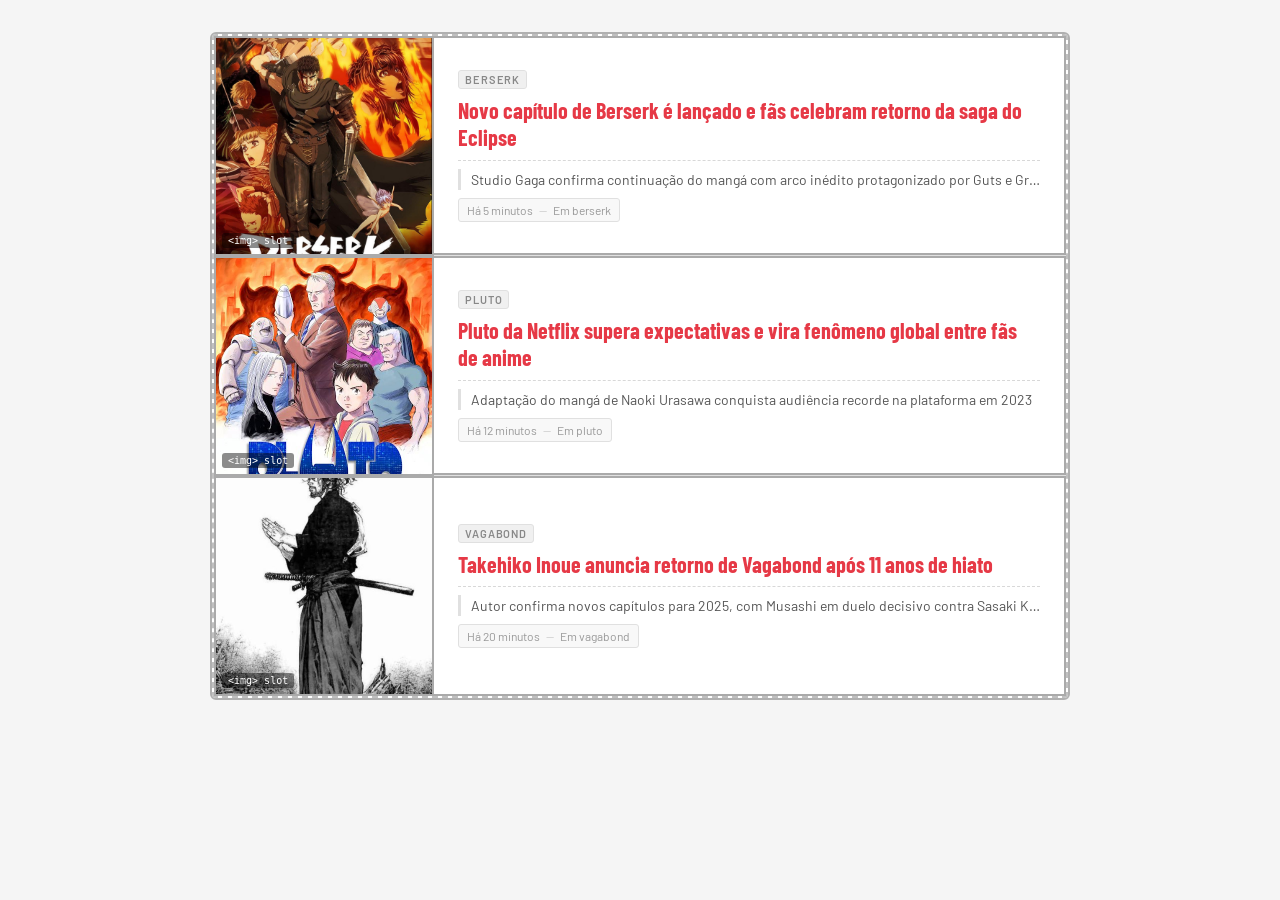
<file: Criação de layouts usando flexbox/layout noticias/src/index.html>
<!DOCTYPE html>
<html lang="pt-BR">
<head>
  <meta charset="UTF-8" />
  <meta name="viewport" content="width=device-width, initial-scale=1.0" />
  <title>Notícias - Mangás</title>
  <link href="https://fonts.googleapis.com/css2?family=Barlow:wght@400;600;700&family=Barlow+Condensed:wght@700;800&display=swap" rel="stylesheet" />
  <link rel="stylesheet" href="../css/style.css" />
</head>
<body>

  <main>
    <section class="lista-noticias">

      <article class="card-noticia">
        <div class="card-imagem">
          <img src="../img/guts.jpg" alt="Guts - Berserk" />
          <span class="slot-label">&lt;img&gt; slot</span>
        </div>
        <div class="card-conteudo">
          <span class="card-categoria">berserk</span>
          <a class="card-titulo" href="#">
            Novo capítulo de Berserk é lançado e fãs celebram retorno da saga do Eclipse
          </a>
          <p class="card-descricao">
            Studio Gaga confirma continuação do mangá com arco inédito protagonizado por Guts e Griffith
          </p>
          <div class="card-rodape">
            <span>Há 5 minutos</span>
            <span class="separador">—</span>
            <span>Em berserk</span>
          </div>
        </div>
      </article>

      <article class="card-noticia">
        <div class="card-imagem">
          <img src="../img/monster.jpg" alt="Pluto - Naoki Urasawa" />
          <span class="slot-label">&lt;img&gt; slot</span>
        </div>
        <div class="card-conteudo">
          <span class="card-categoria">pluto</span>
          <a class="card-titulo" href="#">
            Pluto da Netflix supera expectativas e vira fenômeno global entre fãs de anime
          </a>
          <p class="card-descricao">
            Adaptação do mangá de Naoki Urasawa conquista audiência recorde na plataforma em 2023
          </p>
          <div class="card-rodape">
            <span>Há 12 minutos</span>
            <span class="separador">—</span>
            <span>Em pluto</span>
          </div>
        </div>
      </article>

      <article class="card-noticia">
        <div class="card-imagem">
          <img src="../img/vagabond.jpeg" alt="Vagabond - Takehiko Inoue" />
          <span class="slot-label">&lt;img&gt; slot</span>
        </div>
        <div class="card-conteudo">
          <span class="card-categoria">vagabond</span>
          <a class="card-titulo" href="#">
            Takehiko Inoue anuncia retorno de Vagabond após 11 anos de hiato
          </a>
          <p class="card-descricao">
            Autor confirma novos capítulos para 2025, com Musashi em duelo decisivo contra Sasaki Kojiro
          </p>
          <div class="card-rodape">
            <span>Há 20 minutos</span>
            <span class="separador">—</span>
            <span>Em vagabond</span>
          </div>
        </div>
      </article>

    </section>
  </main>

</body>
</html>
</file>
<file: Criação de layouts usando flexbox/layout dropbox/style.css>
*, *::before, *::after {
  margin: 0;
  padding: 0;
  box-sizing: border-box;
}

body {
  font-family: Arial, Helvetica, sans-serif;
  background-color: #f0f0f0;
  color: #111;
}

.cabecalho {
  display: flex;
  align-items: center;
  justify-content: space-between;
  height: 70px;
  padding: 0 32px;
  background-color: #ffffff;
  border-bottom: 2px solid #cccccc;
}

.logo-area {
  display: flex;
  align-items: center;
  gap: 10px;
  border: 2px solid #0057ff;
  background-color: #eaf1ff;
  padding: 6px 14px;
  min-width: 160px;
  min-height: 44px;
}

.logo-icone {
  font-size: 20px;
}

.logo-texto {
  font-size: 20px;
  font-weight: bold;
}

.menu-navegacao {
  display: flex;
  align-items: center;
  gap: 16px;
  border: 2px solid #888888;
  background-color: #f5f5f5;
  padding: 6px 14px;
  min-height: 44px;
}

.icone-idioma {
  border: 2px solid #aaaaaa;
  background-color: #e8e8e8;
  width: 36px;
  height: 36px;
  display: flex;
  align-items: center;
  justify-content: center;
}

.link-navegacao {
  border: 2px solid #aaaaaa;
  background-color: #e8e8e8;
  padding: 4px 10px;
  min-height: 32px;
  display: flex;
  align-items: center;
  font-size: 14px;
}

.botao-cabecalho {
  border: 2px solid #0057ff;
  background-color: #0057ff;
  color: #ffffff;
  padding: 8px 18px;
  font-size: 14px;
  font-weight: bold;
  border-radius: 8px;
  min-height: 36px;
  display: flex;
  align-items: center;
}

.principal {
  display: flex;
  min-height: calc(100vh - 70px);
  border: 2px solid #aaaaaa;
}

.coluna-esquerda {
  width: 50%;
  display: flex;
  flex-direction: column;
  justify-content: center;
  gap: 24px;
  padding: 60px 52px;
  background-color: #1a1a1a;
  border-right: 3px solid #000000;
}

.slot-titulo {
  border: 3px solid #ff8c00;
  background-color: rgba(255, 140, 0, 0.1);
  padding: 20px;
  color: #ffffff;
  font-size: 42px;
  font-weight: bold;
  line-height: 1.15;
  display: flex;
  align-items: center;
}

.slot-descricao {
  border: 2px solid #888888;
  background-color: rgba(255, 255, 255, 0.06);
  padding: 16px;
  color: #dddddd;
  font-size: 16px;
  line-height: 1.6;
  display: flex;
  align-items: center;
}

.slot-link-planos {
  border: 2px solid #5588cc;
  background-color: rgba(85, 136, 204, 0.1);
  padding: 12px 16px;
  color: #ffffff;
  font-size: 15px;
  line-height: 1.5;
  display: flex;
  align-items: center;
  flex-wrap: wrap;
  gap: 4px;
}

.link-sublinhado {
  text-decoration: underline;
  color: #88aaff;
}

.slot-botao-principal {
  display: flex;
  align-items: center;
  justify-content: space-between;
  border: 3px solid #0057ff;
  background-color: #3b82f6;
  color: #ffffff;
  padding: 20px 24px;
  font-size: 18px;
  font-weight: bold;
  border-radius: 14px;
  width: 100%;
  gap: 12px;
}

.seta {
  font-size: 22px;
  flex-shrink: 0;
}

.slot-link-secundario {
  display: flex;
  align-items: center;
  gap: 8px;
  border: 2px solid #666666;
  background-color: rgba(255, 255, 255, 0.04);
  padding: 10px 14px;
  color: #ffffff;
  font-size: 15px;
  font-weight: bold;
  width: fit-content;
  text-decoration: underline;
}

.coluna-direita {
  width: 50%;
  position: relative;
  display: flex;
  align-items: center;
  justify-content: center;
  background-color: #111111;
  border-left: 3px solid #000000;
  padding: 40px;
}

.slot-pasta {
  position: absolute;
  left: 80px;
  top: 50%;
  transform: translateY(-20%);
  width: 90px;
  height: 70px;
  background-color: #4a7cc7;
  border: 2px solid #2a5ca7;
  border-radius: 4px 10px 10px 10px;
}

.slot-pasta::before {
  content: "";
  position: absolute;
  top: -12px;
  left: 0;
  width: 36px;
  height: 14px;
  background-color: #4a7cc7;
  border: 2px solid #2a5ca7;
  border-bottom: none;
  border-radius: 6px 6px 0 0;
}

.slot-janela {
  position: relative;
  width: 460px;
  height: 310px;
  background-color: #cccccc;
  border: 3px solid #555555;
  border-radius: 10px;
  display: flex;
  flex-direction: column;
  z-index: 1;
}

.janela-barra {
  display: flex;
  align-items: center;
  justify-content: space-between;
  padding: 0 12px;
  height: 40px;
  background-color: #e5e5e5;
  border-bottom: 2px solid #888888;
  border-radius: 8px 8px 0 0;
}

.janela-titulo {
  background-color: #f5f5f5;
  border: 1px solid #aaaaaa;
  padding: 2px 10px;
  font-size: 11px;
  display: flex;
  align-items: center;
  min-width: 140px;
}

.janela-acoes {
  display: flex;
  gap: 6px;
}

.btn-barra {
  border: 1px solid #888888;
  background-color: #ebebeb;
  padding: 2px 10px;
  font-size: 10px;
  min-width: 48px;
  height: 22px;
  display: flex;
  align-items: center;
  justify-content: center;
}

.btn-azul {
  border-color: #0057ff;
  background-color: #cce0ff;
  color: #0057ff;
  font-weight: bold;
}

.janela-corpo {
  display: flex;
  flex: 1;
  position: relative;
  overflow: hidden;
}

.janela-sidebar {
  width: 80px;
  background-color: #d5d5d5;
  border-right: 2px solid #888888;
  display: flex;
  flex-direction: column;
  gap: 10px;
  padding: 12px 8px;
}

.sidebar-item {
  width: 100%;
  height: 44px;
  background-color: #eeeeee;
  border: 2px solid #aaaaaa;
}

.sidebar-destaque {
  background-color: #c8dcff;
  border-color: #0057ff;
}

.janela-conteudo {
  flex: 1;
  background-color: #efefef;
  border-right: 2px solid #888888;
}

.janela-painel {
  width: 88px;
  background-color: #d5d5d5;
  display: flex;
  flex-direction: column;
  gap: 8px;
  padding: 12px 8px;
}

.painel-campo {
  width: 100%;
  height: 16px;
  background-color: #f2f2f2;
  border: 1px solid #aaaaaa;
}

.slot-modal {
  position: absolute;
  top: 10px;
  left: 70px;
  width: 320px;
  height: 195px;
  background-color: #ffffff;
  border: 3px solid #0057ff;
  border-radius: 10px;
  display: flex;
  flex-direction: column;
  padding: 12px;
  z-index: 10;
}

.modal-cabecalho {
  display: flex;
  align-items: center;
  justify-content: space-between;
  padding-bottom: 8px;
  border-bottom: 1px solid #cccccc;
  font-size: 13px;
  font-weight: bold;
  min-height: 26px;
}

.modal-abas {
  display: flex;
  gap: 8px;
  margin: 10px 0;
}

.aba {
  border: 1px solid #aaaaaa;
  background-color: #f3f3f3;
  padding: 3px 10px;
  font-size: 10px;
  min-width: 50px;
  min-height: 22px;
  display: flex;
  align-items: center;
  justify-content: center;
}

.aba-ativa {
  border-color: #0057ff;
  background-color: #dbeafe;
  color: #0057ff;
  font-weight: bold;
}

.modal-area-assinatura {
  flex: 1;
  border: 2px solid #aaaaaa;
  background-color: #fafafa;
}

/* Rodapé do modal */
.modal-rodape {
  display: flex;
  justify-content: flex-end;
  margin-top: 10px;
}

.btn-inserir {
  border: 2px solid #555555;
  background-color: #e2e2e2;
  font-size: 10px;
  font-weight: bold;
  width: 54px;
  height: 26px;
  display: flex;
  align-items: center;
  justify-content: center;
}
</file>
<file: Criação de layouts usando flexbox/layout figma/style.css>
* {
  margin: 0;
  padding: 0;
  box-sizing: border-box;
}

body {
  font-family: Inter, Arial, sans-serif;
  color: #111;
  background: #fff;
}

.debug * {
  border: 1px dashed rgba(0, 0, 0, 0.15);
}

.header {
  display: flex;
  align-items: center;
  justify-content: space-between;
  padding: 16px 48px;
  border-bottom: 1px solid #eee;
}

.logo {
  font-weight: 700;
  font-size: 18px;
}

.nav {
  display: flex;
  gap: 28px;
  margin-left: 40px;
  flex: 1;
}

.nav a {
  text-decoration: none;
  color: #444;
  font-size: 14px;
}

.nav a:hover {
  color: #000;
}

.actions {
  display: flex;
  align-items: center;
  gap: 12px;
}

.login {
  font-size: 14px;
  color: #333;
  text-decoration: none;
}

.btn-primary {
  background: #000;
  color: #fff;
  border: none;
  padding: 10px 18px;
  border-radius: 8px;
  font-size: 14px;
  font-weight: 500;
  cursor: pointer;
}

.btn-primary:hover {
  background: #222;
}

.btn-outline {
  background: #fff;
  border: 1px solid #ccc;
  padding: 10px 18px;
  border-radius: 8px;
  font-size: 14px;
  cursor: pointer;
}

.btn-outline:hover {
  border-color: #999;
}

.hero {
  display: flex;
  align-items: center;
  justify-content: space-between;
  padding: 80px 48px;
  gap: 40px;
}

.hero-text {
  flex: 1;
  max-width: 600px;
  display: flex;
  flex-direction: column;
  gap: 24px;
}

.hero-text h1 {
  font-size: 72px;
  font-weight: 700;
  line-height: 1.1;
}

.hero-text p {
  font-size: 18px;
  color: #444;
  line-height: 1.6;
}

.hero-buttons {
  display: flex;
  gap: 16px;
  margin-top: 10px;
}

.hero-image {
  flex: 1;
  display: flex;
  justify-content: center;
  align-items: center;
}

.mock-shape {
  width: 260px;
  height: 260px;
  background: #8b1c1c;
  border-radius: 32px;
  position: relative;
}

.mock-shape::after {
  content: "";
  width: 120px;
  height: 120px;
  background: #d9f99d;
  border-radius: 50%;
  position: absolute;
  top: 50%;
  left: 50%;
  transform: translate(-50%, -50%);
}

.footer {
  padding: 24px;
  text-align: center;
  font-size: 14px;
  color: #777;
}
</file>
<file: Criação de layouts usando flexbox/layout github/style.css>
*, *::before, *::after {
  box-sizing: border-box;
  margin: 0;
  padding: 0;
}

:root {
  --cor-fundo: #0d1117;
  --cor-hero: linear-gradient(160deg, #0d1b3e 0%, #0d1117 40%, #1a0a2e 100%);
  --cor-texto: #ffffff;
  --cor-subtexto: #c9d1d9;
  --cor-borda: rgba(255, 255, 255, 0.15);
  --cor-verde: #238636;
  --cor-verde-hover: #2ea043;
  --cor-input: #f0f6fc;
  --font-display: 'Sora', sans-serif;
  --font-corpo: 'DM Sans', sans-serif;
}

body {
  background-color: var(--cor-fundo);
  font-family: var(--font-corpo);
  color: var(--cor-texto);
  min-height: 100vh;
  overflow-x: hidden;
}

header {
  display: flex;
  align-items: center;
  justify-content: space-between;
  padding: 16px 32px;
  background-color: var(--cor-fundo);
  position: sticky;
  top: 0;
  z-index: 100;
  border: 2px solid rgba(255, 255, 255, 0.12); /* slot header */
}

.nav-logo {
  display: flex;
  align-items: center;
  flex-shrink: 0;
  border: 1px solid rgba(255, 255, 255, 0.15);
  padding: 4px;
  border-radius: 6px;
}

.nav-logo svg {
  width: 32px;
  height: 32px;
  fill: #ffffff;
}

nav {
  display: flex;
  align-items: center;
  gap: 4px;
  border: 1px dashed rgba(255, 255, 255, 0.15);
  padding: 4px 8px;
  border-radius: 6px;
}

nav a {
  color: var(--cor-subtexto);
  text-decoration: none;
  font-size: 14px;
  font-weight: 500;
  padding: 6px 12px;
  border-radius: 6px;
  white-space: nowrap;
  transition: color 0.2s, background-color 0.2s;
}

nav a:hover {
  color: #ffffff;
  background-color: rgba(255, 255, 255, 0.08);
}

.nav-chevron {
  font-size: 10px;
  margin-left: 2px;
  opacity: 0.6;
}

.header-acoes {
  display: flex;
  align-items: center;
  gap: 12px;
  border: 1px dashed rgba(255, 255, 255, 0.15);
  padding: 4px 8px;
  border-radius: 6px;
}

.btn-busca {
  display: flex;
  align-items: center;
  justify-content: center;
  width: 36px;
  height: 36px;
  background-color: rgba(255, 255, 255, 0.08);
  border: 1px solid var(--cor-borda);
  border-radius: 6px;
  color: var(--cor-subtexto);
  cursor: pointer;
  font-size: 16px;
  transition: background-color 0.2s;
}

.btn-busca:hover {
  background-color: rgba(255, 255, 255, 0.15);
}

.btn-entrar {
  color: var(--cor-subtexto);
  text-decoration: none;
  font-size: 14px;
  font-weight: 500;
  padding: 6px 12px;
  border-radius: 6px;
  transition: color 0.2s;
}

.btn-entrar:hover {
  color: #ffffff;
}

.btn-criar-conta {
  color: var(--cor-texto);
  text-decoration: none;
  font-size: 14px;
  font-weight: 600;
  padding: 7px 16px;
  border: 1px solid rgba(255, 255, 255, 0.4);
  border-radius: 6px;
  white-space: nowrap;
  transition: background-color 0.2s, border-color 0.2s;
}

.btn-criar-conta:hover {
  background-color: rgba(255, 255, 255, 0.1);
  border-color: rgba(255, 255, 255, 0.6);
}

main {
  display: flex;
  flex-direction: column;
  align-items: center;
  justify-content: center;
  min-height: calc(100vh - 65px);
  padding: 80px 24px;
  text-align: center;
  position: relative;
  border: 2px solid rgba(255, 255, 255, 0.08); /* slot main */
  background-image:
    radial-gradient(ellipse 80% 50% at 50% 60%, rgba(88, 101, 242, 0.18) 0%, transparent 70%),
    radial-gradient(ellipse 60% 40% at 30% 80%, rgba(139, 92, 246, 0.12) 0%, transparent 60%),
    linear-gradient(160deg, #0d1b3e 0%, #0d1117 40%, #1a0a2e 100%);
}

.hero-titulo {
  font-family: var(--font-display);
  font-size: clamp(42px, 6vw, 80px);
  font-weight: 800;
  line-height: 1.1;
  letter-spacing: -0.02em;
  color: #ffffff;
  max-width: 900px;
  margin-bottom: 28px;
  padding-bottom: 28px;
  border-bottom: 1px dashed rgba(255, 255, 255, 0.12);
}

.hero-descricao {
  font-size: clamp(16px, 2vw, 20px);
  color: var(--cor-subtexto);
  line-height: 1.6;
  max-width: 520px;
  margin-bottom: 48px;
  padding-left: 16px;
  border-left: 3px solid rgba(255, 255, 255, 0.1);
  text-align: center;
}

.hero-acoes {
  display: flex;
  align-items: center;
  gap: 12px;
  flex-wrap: wrap;
  justify-content: center;
  padding: 16px;
  border: 1px dashed rgba(255, 255, 255, 0.12);
  border-radius: 12px;
}

.hero-input {
  font-family: var(--font-corpo);
  font-size: 16px;
  padding: 14px 20px;
  border-radius: 6px;
  border: none;
  background-color: var(--cor-input);
  color: #24292f;
  width: 280px;
  outline: none;
  transition: box-shadow 0.2s;
}

.hero-input::placeholder {
  color: #6e7781;
}

.hero-input:focus {
  box-shadow: 0 0 0 3px rgba(35, 134, 54, 0.4);
}

.btn-cadastrar {
  font-family: var(--font-corpo);
  font-size: 16px;
  font-weight: 700;
  padding: 14px 24px;
  background-color: var(--cor-verde);
  color: #ffffff;
  border: none;
  border-radius: 6px;
  cursor: pointer;
  white-space: nowrap;
  transition: background-color 0.2s, transform 0.1s;
}

.btn-cadastrar:hover {
  background-color: var(--cor-verde-hover);
  transform: translateY(-1px);
}

.btn-copilot {
  font-family: var(--font-corpo);
  font-size: 16px;
  font-weight: 600;
  padding: 14px 24px;
  background-color: transparent;
  color: #ffffff;
  border: 1px solid rgba(255, 255, 255, 0.4);
  border-radius: 6px;
  cursor: pointer;
  white-space: nowrap;
  transition: background-color 0.2s, border-color 0.2s;
}

.btn-copilot:hover {
  background-color: rgba(255, 255, 255, 0.08);
  border-color: rgba(255, 255, 255, 0.7);
}

.btn-topo {
  position: fixed;
  bottom: 24px;
  right: 24px;
  width: 40px;
  height: 40px;
  border-radius: 50%;
  background-color: rgba(255, 255, 255, 0.15);
  border: 1px solid var(--cor-borda);
  color: #ffffff;
  font-size: 18px;
  display: flex;
  align-items: center;
  justify-content: center;
  cursor: pointer;
  text-decoration: none;
  transition: background-color 0.2s;
}

.btn-topo:hover {
  background-color: rgba(255, 255, 255, 0.25);
}

.legenda {
  position: fixed;
  bottom: 24px;
  left: 24px;
  display: flex;
  flex-direction: column;
  gap: 6px;
  font-size: 11px;
  font-family: monospace;
  color: rgba(255, 255, 255, 0.5);
  background: rgba(0, 0, 0, 0.5);
  padding: 10px 14px;
  border-radius: 8px;
  border: 1px solid rgba(255, 255, 255, 0.1);
}

.legenda-item {
  display: flex;
  align-items: center;
  gap: 6px;
}

.legenda-cor {
  width: 16px;
  height: 10px;
  border-radius: 2px;
  flex-shrink: 0;
}
</file>
<file: Trabalho avaliativo do trimestre/Blog revenge of the sith/style.css>
:root {
  --sith-red:    #c0001a;
  --sith-glow:   #ff1a30;
  --ember:       #ff6a00;
  --ash:         #8a7060;
  --dark-deep:   #080408;
  --dark-mid:    #110810;
  --dark-panel:  rgba(14,6,12,0.88);
  --gold:        #c8a84b;
  --text-main:   #d4c5b8;
  --text-muted:  #7a6a62;
  --border:      rgba(192,0,26,0.18);
  --border-gold: rgba(200,168,75,0.2);
}

*, *::before, *::after { box-sizing: border-box; margin: 0; padding: 0; }
html { scroll-behavior: smooth; }

body {
  font-family: 'Crimson Pro', serif;
  background-color: var(--dark-deep);
  color: var(--text-main);
  min-height: 100vh;
  overflow-x: hidden;
  cursor: default;
}

body::before {
  content: '';
  position: fixed;
  inset: 0;
  background:
    radial-gradient(ellipse 80% 40% at 50% 110%, rgba(192,0,26,.22) 0%, transparent 70%),
    radial-gradient(ellipse 60% 30% at 20% 90%,  rgba(255,106,0,.10) 0%, transparent 60%),
    radial-gradient(ellipse 50% 20% at 80% 95%,  rgba(192,0,26,.12) 0%, transparent 60%);
  pointer-events: none;
  z-index: 0;
}

header {
  position: sticky;
  top: 0;
  z-index: 200;
  background: linear-gradient(to bottom, rgba(8,4,8,.98) 70%, transparent);
  border-bottom: 1px solid var(--border);
  backdrop-filter: blur(14px);
  padding: 0 2.5rem;

  display: flex;
  align-items: center;
  justify-content: space-between;

  height: 68px;
}

.header-brand {
  display: flex;
  flex-direction: column;
  gap: .1rem;
}

.brand-eyebrow {
  font-family: 'Share Tech Mono', monospace;
  font-size: .58rem;
  letter-spacing: .35em;
  color: var(--sith-red);
  text-transform: uppercase;
}

.brand-title {
  font-family: 'Cinzel', serif;
  font-size: 1rem;
  font-weight: 900;
  color: var(--gold);
  letter-spacing: .12em;
  text-shadow: 0 0 14px rgba(200,168,75,.35);
}

nav {
  display: flex;
  align-items: center;
  gap: .2rem;
}

nav a {
  font-family: 'Cinzel', serif;
  font-size: .62rem;
  font-weight: 600;
  letter-spacing: .12em;
  color: var(--text-muted);
  text-decoration: none;
  padding: .45rem 1rem;
  border-radius: 3px;
  border: 1px solid transparent;
  transition: all .25s;
  text-transform: uppercase;
}

nav a:hover {
  color: var(--sith-glow);
  border-color: rgba(192,0,26,.3);
  background: rgba(192,0,26,.06);
  text-shadow: 0 0 10px rgba(255,26,48,.5);
}

nav a.active {
  color: var(--gold);
  border-color: var(--border-gold);
}

.hero {
  position: relative;
  z-index: 1;
  text-align: center;
  padding: 6rem 2rem 5rem;

  display: flex;
  flex-direction: column;
  align-items: center;
}

.hero-episode {
  font-family: 'Share Tech Mono', monospace;
  font-size: .68rem;
  letter-spacing: .5em;
  color: var(--sith-red);
  text-transform: uppercase;
  margin-bottom: 1.5rem;
  opacity: .9;
  animation: fadein .8s ease both;
}

.hero-title {
  font-family: 'Cinzel', serif;
  font-weight: 900;
  font-size: clamp(2.4rem, 7vw, 5.5rem);
  line-height: 1;
  color: #fff;
  letter-spacing: .04em;
  margin-bottom: .6rem;
  animation: fadein 1s .15s ease both;
}

.hero-title .sith {
  display: block;
  color: var(--sith-red);
  text-shadow: 0 0 40px rgba(192,0,26,.6), 0 0 80px rgba(192,0,26,.25);
}

.hero-subtitle {
  font-family: 'Cinzel', serif;
  font-size: clamp(1rem, 2.5vw, 1.5rem);
  font-weight: 400;
  color: var(--gold);
  letter-spacing: .2em;
  margin-bottom: 2rem;
  text-shadow: 0 0 20px rgba(200,168,75,.3);
  animation: fadein 1s .3s ease both;
}

.hero-meta {
  font-family: 'Share Tech Mono', monospace;
  font-size: .72rem;
  color: var(--text-muted);
  letter-spacing: .12em;
  animation: fadein 1s .5s ease both;
}
.hero-meta span { color: var(--ash); }

@keyframes fadein {
  from { opacity: 0; transform: translateY(24px); }
  to   { opacity: 1; transform: translateY(0); }
}

.sep {
  display: flex;
  align-items: center;
  gap: 1.2rem;

  max-width: 700px;
  margin: 2.5rem auto;
  padding: 0 2rem;
}
.sep-line { flex: 1; height: 1px; background: var(--border); }
.sep-mark {
  font-family: 'Cinzel', serif;
  font-size: .65rem;
  color: var(--sith-red);
  letter-spacing: .2em;
}

.page-body {
  position: relative;
  z-index: 1;
  max-width: 1180px;
  margin: 0 auto;
  padding: 0 2rem 5rem;

  display: flex;
  gap: 2.5rem;
  align-items: flex-start;
}

main {
  flex: 1;
  min-width: 0;

  display: flex;
  flex-direction: column;
  gap: 3rem;
}

section { position: relative; }

.section-eyebrow {
  font-family: 'Share Tech Mono', monospace;
  font-size: .62rem;
  letter-spacing: .3em;
  color: var(--sith-red);
  text-transform: uppercase;
  margin-bottom: .75rem;

  display: flex;
  align-items: center;
  gap: .75rem;
}
.section-eyebrow::after {
  content: '';
  flex: 1;
  height: 1px;
  background: var(--border);
}

section h2 {
  font-family: 'Cinzel', serif;
  font-size: 1.7rem;
  font-weight: 900;
  color: #fff;
  margin-bottom: 1.5rem;
  line-height: 1.2;
}

.review-card {
  background: var(--dark-panel);
  border: 1px solid var(--border);
  border-radius: 6px;
  overflow: hidden;
  backdrop-filter: blur(6px);
}

.review-banner {
  width: 100%;
  height: 200px;
  background: linear-gradient(135deg, #1a0008 0%, #3a0010 30%, #0a0005 70%, #1a0312 100%);
  position: relative;
  overflow: hidden;

  display: flex;
  align-items: center;
  justify-content: center;
}
.review-banner::before {
  content: '';
  position: absolute;
  inset: 0;
  background:
    radial-gradient(circle at 30% 60%, rgba(192,0,26,.5) 0%, transparent 50%),
    radial-gradient(circle at 75% 40%, rgba(255,106,0,.25) 0%, transparent 45%);
}
.review-banner::after {
  content: 'EPISODE III';
  font-family: 'Cinzel', serif;
  font-size: 4.5rem;
  font-weight: 900;
  color: rgba(192,0,26,.12);
  letter-spacing: .1em;
  position: absolute;
}

.lightsaber-cross {
  position: relative;
  z-index: 2;

  display: flex;
  flex-direction: column;
  align-items: center;
  gap: .3rem;
}

.saber {
  width: 5px;
  height: 110px;
  border-radius: 3px;
  background: linear-gradient(to bottom, #fff 0%, var(--sith-glow) 30%, var(--sith-red) 100%);
  box-shadow: 0 0 10px 3px var(--sith-glow), 0 0 30px 6px rgba(192,0,26,.6);
}
.saber-handle {
  width: 22px;
  height: 30px;
  background: linear-gradient(to bottom, #444, #222);
  border-radius: 3px;
  border: 1px solid #555;
}
.saber-blue {
  background: linear-gradient(to bottom, #fff 0%, #4fc3f7 30%, #0077b6 100%);
  box-shadow: 0 0 10px 3px #4fc3f7, 0 0 28px 6px rgba(0,119,182,.5);
}

.saber-pair {
  display: flex;
  align-items: flex-end;
  gap: 3.5rem;
}
.saber-wrap {
  display: flex;
  flex-direction: column;
  align-items: center;
}

.review-body { padding: 2rem; }

.score-row {
  display: flex;
  align-items: center;
  gap: 1rem;
  margin-bottom: 1.5rem;
}

.score-big {
  font-family: 'Cinzel', serif;
  font-size: 3rem;
  font-weight: 900;
  color: var(--gold);
  line-height: 1;
  text-shadow: 0 0 20px rgba(200,168,75,.4);
}
.score-label { font-size: .85rem; color: var(--text-muted); }
.score-label strong { display: block; color: var(--text-main); font-size: 1rem; }

.stars {
  display: flex;
  gap: .2rem;
  font-size: 1.1rem;
  color: var(--gold);
  text-shadow: 0 0 8px rgba(200,168,75,.5);
}

.review-text { font-size: 1.08rem; line-height: 1.85; color: var(--text-main); font-weight: 300; }
.review-text p + p { margin-top: 1.1rem; }
.review-text strong { color: #fff; font-weight: 600; }
.review-text em { color: var(--gold); font-style: italic; }

.verdict-box {
  margin-top: 1.8rem;
  padding: 1.2rem 1.5rem;
  border-left: 3px solid var(--sith-red);
  background: rgba(192,0,26,.06);
  border-radius: 0 4px 4px 0;
}
.verdict-label {
  font-family: 'Share Tech Mono', monospace;
  font-size: .6rem;
  letter-spacing: .25em;
  color: var(--sith-red);
  margin-bottom: .4rem;
}
.verdict-box p { font-size: 1rem; font-style: italic; color: var(--text-main); line-height: 1.65; }

.char-grid {
  /* FLEXBOX */
  display: flex;
  flex-wrap: wrap;
  gap: 1.2rem;
}

.char-card {
  flex: 1;
  min-width: 200px;
  background: var(--dark-panel);
  border: 1px solid var(--border);
  border-radius: 6px;
  padding: 1.4rem;
  backdrop-filter: blur(4px);
  position: relative;
  overflow: hidden;
  transition: border-color .25s, transform .25s;
}
.char-card:hover { border-color: rgba(192,0,26,.45); transform: translateY(-3px); }
.char-card.jedi   { border-top: 2px solid #4fc3f7; }
.char-card.sith   { border-top: 2px solid var(--sith-red); }
.char-card.neutral{ border-top: 2px solid var(--gold); }

.char-avatar { font-size: 2.2rem; margin-bottom: .75rem; display: block; }
.char-name   { font-family: 'Cinzel', serif; font-size: .95rem; font-weight: 700; color: #fff; margin-bottom: .2rem; }
.char-role   { font-family: 'Share Tech Mono', monospace; font-size: .65rem; letter-spacing: .1em; color: var(--text-muted); margin-bottom: .8rem; }
.char-role.sith-role { color: var(--sith-red); }
.char-role.jedi-role { color: #4fc3f7; }
.char-desc   { font-size: .9rem; color: var(--text-muted); line-height: 1.6; }

article {
  background: var(--dark-panel);
  border: 1px solid var(--border);
  border-radius: 6px;
  overflow: hidden;
  backdrop-filter: blur(5px);
}
.article-header {
  padding: 2rem 2rem 1.5rem;
  border-bottom: 1px solid var(--border);
}
.article-tag {
  display: inline-block;
  font-family: 'Share Tech Mono', monospace;
  font-size: .6rem;
  letter-spacing: .2em;
  padding: .25rem .65rem;
  border-radius: 2px;
  border: 1px solid var(--border);
  color: var(--sith-red);
  margin-bottom: .8rem;
}
article h3 {
  font-family: 'Cinzel', serif;
  font-size: 1.4rem;
  font-weight: 900;
  color: #fff;
  line-height: 1.25;
  margin-bottom: .5rem;
}
.article-byline { font-family: 'Share Tech Mono', monospace; font-size: .68rem; color: var(--text-muted); letter-spacing: .08em; }
.article-body { padding: 1.8rem 2rem 2rem; }
.article-body p { font-size: 1.05rem; line-height: 1.85; color: var(--text-main); font-weight: 300; margin-bottom: 1.2rem; }
.article-body p:last-child { margin-bottom: 0; }

.quote-pull {
  font-family: 'Cinzel', serif;
  font-size: 1.25rem;
  font-style: italic;
  color: var(--sith-red);
  text-align: center;
  padding: 1.5rem 2rem;
  border-top: 1px solid var(--border);
  border-bottom: 1px solid var(--border);
  margin: 1.5rem 0;
  line-height: 1.5;
  text-shadow: 0 0 20px rgba(192,0,26,.3);
}

aside {
  width: 290px;
  flex-shrink: 0;

  display: flex;
  flex-direction: column;
  gap: 1.5rem;
}

.aside-widget {
  background: var(--dark-panel);
  border: 1px solid var(--border);
  border-radius: 6px;
  padding: 1.5rem;
  backdrop-filter: blur(4px);
}
.widget-title {
  font-family: 'Cinzel', serif;
  font-size: .72rem;
  font-weight: 700;
  letter-spacing: .2em;
  color: var(--gold);
  text-transform: uppercase;
  margin-bottom: 1.2rem;
  padding-bottom: .6rem;
  border-bottom: 1px solid var(--border-gold);
}

.info-table { width: 100%; border-collapse: collapse; }
.info-table tr + tr td { border-top: 1px solid rgba(192,0,26,.1); }
.info-table td { padding: .6rem 0; font-size: .85rem; vertical-align: top; }
.info-table td:first-child { font-family: 'Share Tech Mono', monospace; font-size: .7rem; color: var(--text-muted); letter-spacing: .05em; width: 45%; }
.info-table td:last-child { color: var(--text-main); }

.tag-cloud {
  display: flex;
  flex-wrap: wrap;
  gap: .5rem;
}
.tag {
  font-family: 'Share Tech Mono', monospace;
  font-size: .7rem;
  padding: .3rem .65rem;
  border-radius: 3px;
  border: 1px solid var(--border);
  color: var(--text-muted);
  transition: all .2s;
  cursor: pointer;
}
.tag:hover { color: var(--sith-red); border-color: rgba(192,0,26,.4); background: rgba(192,0,26,.05); }

.timeline {
  display: flex;
  flex-direction: column;
  gap: 0;
  position: relative;
}
.timeline::before {
  content: '';
  position: absolute;
  left: 7px; top: 8px; bottom: 8px;
  width: 1px;
  background: var(--border);
}

.tl-item {
  display: flex;
  gap: 1rem;
  padding-bottom: 1.1rem;
  align-items: flex-start;
}
.tl-item:last-child { padding-bottom: 0; }
.tl-dot {
  width: 15px; height: 15px;
  border-radius: 50%;
  background: var(--dark-deep);
  border: 2px solid var(--sith-red);
  flex-shrink: 0;
  margin-top: .15rem;
  box-shadow: 0 0 6px rgba(192,0,26,.4);
}
.tl-content strong { display: block; font-family: 'Cinzel', serif; font-size: .78rem; color: #fff; margin-bottom: .2rem; }
.tl-content span   { font-size: .8rem; color: var(--text-muted); line-height: 1.5; }

.related-list {
  display: flex;
  flex-direction: column;
  gap: .8rem;
}

.related-item {
  display: flex;
  gap: .75rem;
  align-items: center;
  text-decoration: none;
  padding: .6rem;
  border-radius: 4px;
  transition: background .2s;
}
.related-item:hover { background: rgba(192,0,26,.05); }
.related-thumb {
  width: 38px; height: 38px;
  border-radius: 4px;
  flex-shrink: 0;

  display: flex;
  align-items: center;
  justify-content: center;

  font-size: 1.3rem;
  background: rgba(192,0,26,.1);
  border: 1px solid var(--border);
}
.related-info strong { display: block; font-family: 'Cinzel', serif; font-size: .75rem; color: var(--text-main); margin-bottom: .15rem; }
.related-info span   { font-size: .72rem; color: var(--text-muted); font-family: 'Share Tech Mono', monospace; }

footer {
  position: relative;
  z-index: 1;
  border-top: 1px solid var(--border);
  background: rgba(8,4,8,.95);
  backdrop-filter: blur(10px);
  padding: 2.5rem;
}

.footer-inner {
  max-width: 1180px;
  margin: 0 auto;

  display: flex;
  flex-wrap: wrap;
  align-items: flex-start;
  justify-content: space-between;
  gap: 2rem;
}

.footer-brand { font-family: 'Cinzel', serif; font-size: .9rem; font-weight: 700; color: var(--gold); letter-spacing: .12em; }
.footer-brand p { font-family: 'Share Tech Mono', monospace; font-size: .68rem; color: var(--text-muted); font-weight: 400; margin-top: .35rem; line-height: 1.7; letter-spacing: .05em; }

.footer-nav {
  display: flex;
  flex-direction: column;
  gap: .5rem;
}
.footer-nav a { font-family: 'Cinzel', serif; font-size: .68rem; letter-spacing: .12em; color: var(--text-muted); text-decoration: none; transition: color .2s; }
.footer-nav a:hover { color: var(--sith-red); }

.footer-copy { font-family: 'Share Tech Mono', monospace; font-size: .65rem; color: var(--text-muted); letter-spacing: .05em; text-align: right; }

@media (max-width: 860px) {
  .page-body {
    flex-direction: column; 
  }
  aside { width: 100%; }
  header {
    flex-wrap: wrap;      
    height: auto;
    padding: 1rem 1.5rem;
    gap: .75rem;
  }
  nav { flex-wrap: wrap; }
  .char-card { min-width: 160px; }
  .footer-copy { text-align: left; }
}
</file>
<file: Criação de layouts usando flexbox/layout netflix/css/global.css>
*, *::before, *::after {
  box-sizing: border-box;
  margin: 0;
  padding: 0;
}

:root {
  --cor-fundo: #141414;
  --cor-card-motivo: #1f1f3a;
  --cor-texto: #ffffff;
  --cor-subtexto: #d1d1d1;
  --font: 'Helvetica Neue', Arial, sans-serif;
}

body {
  background-color: var(--cor-fundo);
  font-family: var(--font);
  color: var(--cor-texto);
  padding: 40px 48px;
}

main {
  display: flex;
  flex-direction: column;
  gap: 48px;
}

section.slot, main.slot {
  outline: 2px solid #f59e0b;
}

.slot {
  outline: 1px dashed rgba(255, 0, 0, 0.4);
}
</file>
<file: Criação de layouts usando flexbox/layout netflix/css/section.css>
.secao-titulo {
  font-size: 20px;
  font-weight: 700;
  margin-bottom: 16px;
}

.carrossel-wrapper {
  display: flex;
  align-items: center;
  gap: 8px;
}

.carrossel {
  display: flex;
  flex: 1;
  gap: 8px;
  overflow: hidden;
}

.card-serie {
  display: flex;
  flex-direction: column;
  position: relative;
  flex: 1;
  min-width: 0;
  cursor: pointer;
}

.card-serie .numero {
  position: absolute;
  bottom: -10px;
  left: -10px;
  font-size: 80px;
  font-weight: 900;
  color: #1a1a1a;
  -webkit-text-stroke: 2px #555;
  line-height: 1;
  z-index: 1;
  user-select: none;
}

.card-serie img {
  width: 100%;
  aspect-ratio: 2/3;
  object-fit: cover;
  border-radius: 6px;
  display: block;
}

.btn-seta {
  background: rgba(255, 255, 255, 0.1);
  border: 1px solid rgba(255, 255, 255, 0.2);
  color: white;
  width: 36px;
  height: 36px;
  border-radius: 50%;
  font-size: 18px;
  cursor: pointer;
  display: flex;
  align-items: center;
  justify-content: center;
  flex-shrink: 0;
  transition: background 0.2s;
}

.btn-seta:hover {
  background: rgba(255, 255, 255, 0.25);
}

.grid-motivos {
  display: flex;
  gap: 8px;
}

.card-motivo {
  display: flex;
  flex-direction: column;
  justify-content: space-between;
  flex: 1;
  background-color: var(--cor-card-motivo);
  border-radius: 10px;
  padding: 24px 20px 20px;
  min-height: 220px;
}

.card-motivo h3 {
  font-size: 18px;
  font-weight: 800;
  line-height: 1.3;
  margin-bottom: 12px;
}

.card-motivo p {
  font-size: 14px;
  color: var(--cor-subtexto);
  line-height: 1.5;
  flex: 1;
}

.card-motivo .icone {
  display: flex;
  justify-content: flex-end;
  margin-top: 16px;
  font-size: 40px;
}
</file>
<file: Criação de layouts usando flexbox/layout noticias/css/style.css>
*, *::before, *::after {
  box-sizing: border-box;
  margin: 0;
  padding: 0;
}

:root {
  --cor-fundo: #f5f5f5;
  --cor-card: #ffffff;
  --cor-borda: #e0e0e0;
  --cor-destaque: #e63946;
  --cor-texto: #1a1a1a;
  --cor-subtexto: #555555;
  --cor-categoria: #888888;
  --cor-tempo: #999999;
  --cor-slot-img: #d0d0d0;
  --font-titulo: 'Barlow Condensed', sans-serif;
  --font-corpo: 'Barlow', sans-serif;
  --radius: 6px;
}

body {
  background-color: var(--cor-fundo);
  font-family: var(--font-corpo);
  color: var(--cor-texto);
  padding: 32px 16px;
}

main {
  max-width: 860px;
  margin: 0 auto;
  border: 2px solid #b0b0b0;
  background-color: var(--cor-card);
  border-radius: var(--radius);
  overflow: hidden;
}

section.lista-noticias {
  display: flex;
  flex-direction: column;
  border: 2px dashed #c0c0c0;
}

article.card-noticia {
  display: flex;
  flex-direction: row;
  align-items: stretch;
  height: 220px;
  border-bottom: 1px solid var(--cor-borda);
  background-color: var(--cor-card);
  transition: background-color 0.2s ease;
  cursor: pointer;
}

article.card-noticia:last-child {
  border-bottom: none;
}

article.card-noticia:hover {
  background-color: #fafafa;
}

.card-imagem {
  display: flex;
  align-items: center;
  justify-content: center;
  flex-shrink: 0;
  width: 220px;
  min-height: 220px;
  background-color: var(--cor-slot-img);
  border: 2px solid #aaaaaa;
  position: relative;
  overflow: hidden;
}

.card-imagem img {
  width: 100%;
  height: 100%;
  object-fit: cover;
  display: block;
}

.card-imagem .slot-label {
  position: absolute;
  bottom: 6px;
  left: 6px;
  background-color: rgba(0, 0, 0, 0.45);
  color: #fff;
  font-size: 10px;
  font-family: monospace;
  padding: 2px 6px;
  border-radius: 3px;
  pointer-events: none;
}

.card-conteudo {
  display: flex;
  flex-direction: column;
  justify-content: center;
  gap: 8px;
  padding: 20px 24px;
  flex: 1;
  border: 2px solid #aaaaaa;
  border-left: none;
  overflow: hidden;
}

.card-categoria {
  display: inline-block;
  font-size: 11px;
  font-weight: 600;
  text-transform: uppercase;
  letter-spacing: 0.08em;
  color: var(--cor-categoria);
  border: 1px solid var(--cor-borda);
  padding: 2px 6px;
  border-radius: 3px;
  width: fit-content;
  background-color: #f0f0f0;
}

.card-titulo {
  font-family: var(--font-titulo);
  font-size: 22px;
  font-weight: 700;
  line-height: 1.25;
  color: var(--cor-destaque);
  border-bottom: 1px dashed #d8d8d8;
  padding-bottom: 8px;
  text-decoration: none;
  transition: color 0.2s;
  display: -webkit-box;
  -webkit-line-clamp: 2;
  line-clamp: 2;
  -webkit-box-orient: vertical;
  overflow: hidden;
}

.card-titulo:hover {
  color: #b02030;
}

.card-descricao {
  font-size: 14px;
  color: var(--cor-subtexto);
  line-height: 1.5;
  border-left: 3px solid var(--cor-borda);
  padding-left: 10px;
  white-space: nowrap;
  overflow: hidden;
  text-overflow: ellipsis;
}

.card-rodape {
  display: flex;
  align-items: center;
  gap: 6px;
  font-size: 12px;
  color: var(--cor-tempo);
  border: 1px solid var(--cor-borda);
  padding: 4px 8px;
  border-radius: 3px;
  background-color: #f8f8f8;
  width: fit-content;
}

.card-rodape .separador {
  color: #ccc;
}

.legenda {
  max-width: 860px;
  margin: 20px auto 0;
  display: flex;
  flex-wrap: wrap;
  gap: 12px;
  font-size: 12px;
  font-family: monospace;
  color: #444;
}

.legenda-item {
  display: flex;
  align-items: center;
  gap: 6px;
}

.legenda-cor {
  width: 18px;
  height: 14px;
  border-radius: 2px;
  flex-shrink: 0;
}
</file>
